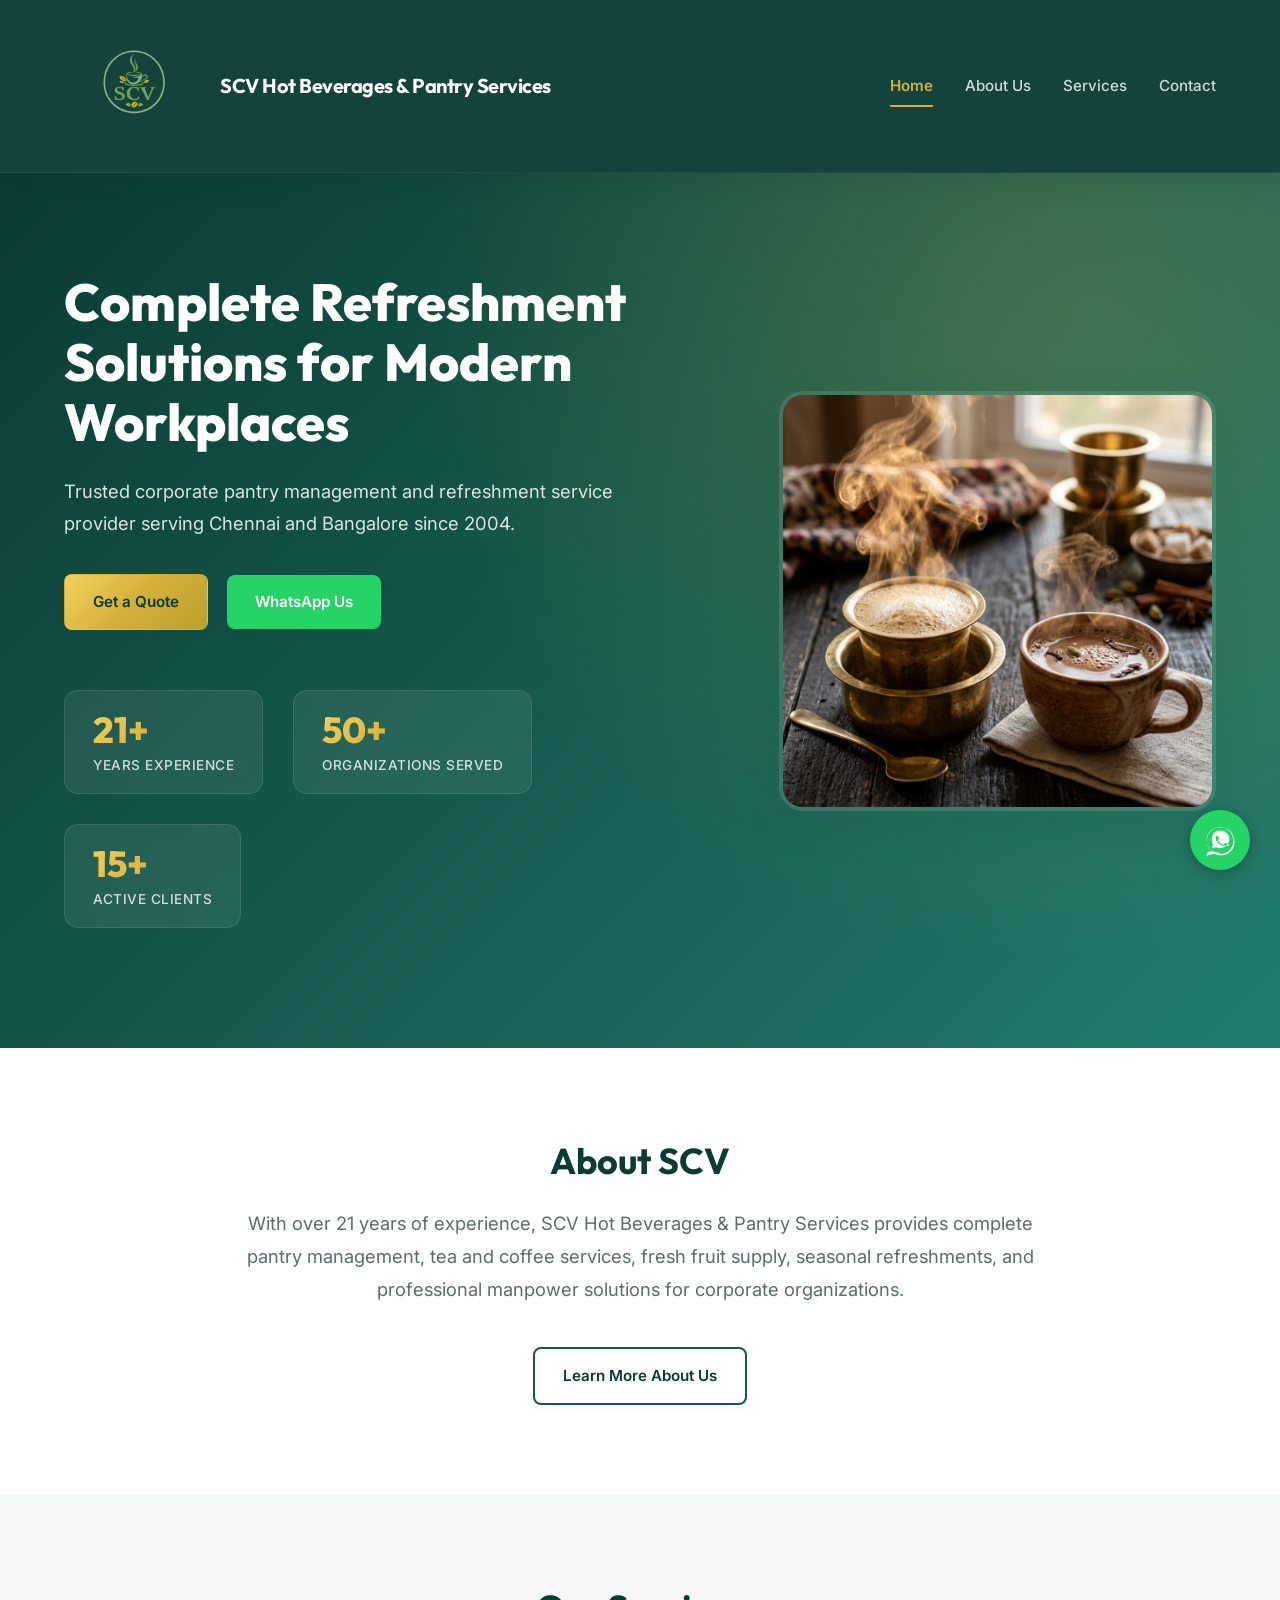
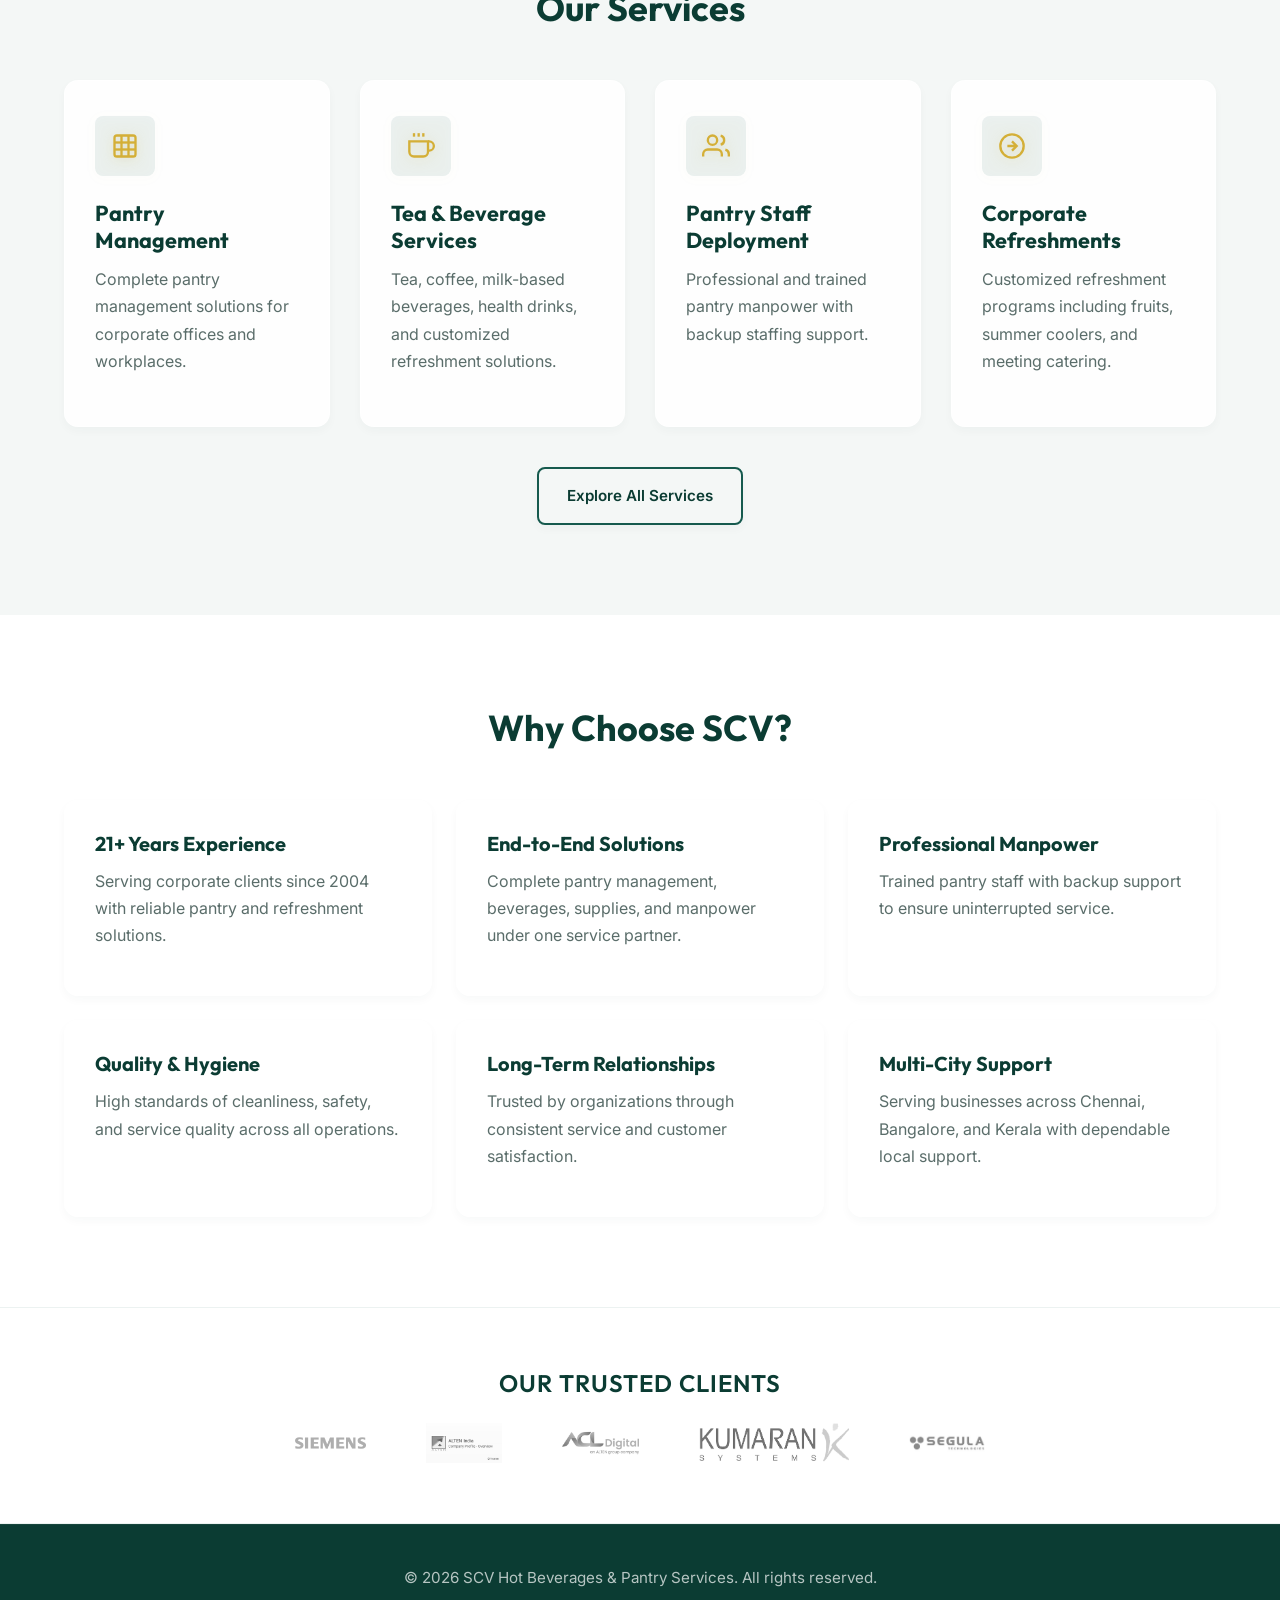
<file: SCV-WEBSITE/index.html>
<!DOCTYPE html>
<html lang="en">

<head>
    <meta charset="UTF-8">
    <meta name="viewport" content="width=device-width, initial-scale=1.0">
    <title>SCV Hot Beverages & Pantry Services - Corporate Pantry Solutions</title>
    <meta name="description"
        content="Trusted corporate pantry management and refreshment service provider serving Chennai and Bangalore since 2004. Get complete beverage & staffing support.">
    <meta name="keywords"
        content="corporate pantry services, office beverages, coffee supply Chennai, pantry management Bangalore, office tea service,hot beverages suppy,tea/coffe supply,">

    <!-- CSS File -->
    <link rel="stylesheet" href="css/style.css">
</head>

<body>
    <!-- 
      CHANGES MADE TO THIS FILE (INDEX.HTML):
      - SEO & METADATA: Added page keywords, descriptive summaries, and proper responsive settings in head.
      - NAV/HEADER: Added active state indicator highlights to navigation links.
      - HERO SECTION: Overhauled the layout, replaced coffee emoji placeholder with generated breakroom banner (hero_main.png), and converted CTA button elements to anchor tags.
      - SVGs INTEGRATION: Replaced plain emojis with crisp vector SVGs inside the service preview grids.
      - REMOVED REDIRECTIONS: Replaced direct external WhatsApp link with placeholder '#' per client instruction.
    -->

    <!-- Header Section -->
    <header>
        <div class="navbar">
            <div class="logo">
                <img src="images/logo/logo1.png" alt="SCV Logo">
                <span>SCV Hot Beverages & Pantry Services</span>
            </div>
            <button id="menu-btn" aria-label="Toggle Navigation" aria-expanded="false">☰</button>
            <nav id="nav-menu">
                <a href="index.html" class="active">Home</a>
                <a href="about.html">About Us</a>
                <a href="services.html">Services</a>
                <a href="contact.html">Contact</a>
            </nav>
        </div>
    </header>

    <!-- Hero Section -->
    <section class="hero">
        <div class="container">
            <div class="hero-content">
                <div class="hero-text">
                    <h2>Complete Refreshment Solutions for Modern Workplaces</h2>
                    <p>
                        Trusted corporate pantry management and refreshment
                        service provider serving Chennai and Bangalore
                        since 2004.
                    </p>
                    <a href="contact.html" class="btn btn-primary" id="hero-quote-btn">Get a Quote</a>
                    <a href="#" class="btn btn-whatsapp" id="hero-whatsapp-btn">WhatsApp Us</a>

                    <div class="hero-stats">
                        <div>
                            <h3>21+</h3>
                            <p>Years Experience</p>
                        </div>
                        <div>
                            <h3>50+</h3>
                            <p>Organizations Served</p>
                        </div>
                        <div>
                            <h3>15+</h3>
                            <p>Active Clients</p>
                        </div>
                    </div>
                </div>
                <div class="hero-image">
                    <img src="images/hero/hero_main.png" alt="Corporate Breakroom Pantry Counter">
                </div>
            </div>
        </div>
    </section>

    <!-- About Preview Section -->
    <section class="about-preview">
        <div class="container">
            <div class="about-preview-content">
                <h2>About SCV</h2>
                <p>
                    With over 21 years of experience, SCV Hot Beverages & Pantry
                    Services provides complete pantry management, tea and coffee
                    services, fresh fruit supply, seasonal refreshments, and
                    professional manpower solutions for corporate organizations.
                </p>
                <a href="about.html" class="btn btn-outline" style="margin-top: 25px;">Learn More About Us</a>
            </div>
        </div>
    </section>

    <!-- Services Preview -->
    <section class="services">
        <div class="container">
            <h2>Our Services</h2>
            <div class="service-container">
                <div class="service-card">
                    <div class="card-icon">
                        <svg width="28" height="28" fill="none" stroke="currentColor" stroke-width="2"
                            viewBox="0 0 24 24">
                            <rect x="3" y="3" width="18" height="18" rx="2" ry="2"></rect>
                            <line x1="9" y1="3" x2="9" y2="21"></line>
                            <line x1="15" y1="3" x2="15" y2="21"></line>
                            <line x1="3" y1="9" x2="21" y2="9"></line>
                            <line x1="3" y1="15" x2="21" y2="15"></line>
                        </svg>
                    </div>
                    <h3>Pantry Management</h3>
                    <p>Complete pantry management solutions for corporate offices and workplaces.</p>
                </div>

                <div class="service-card">
                    <div class="card-icon">
                        <svg width="28" height="28" fill="none" stroke="currentColor" stroke-width="2"
                            viewBox="0 0 24 24">
                            <path d="M18 8h1a4 4 0 0 1 0 8h-1"></path>
                            <path d="M2 8h16v9a4 4 0 0 1-4 4H6a4 4 0 0 1-4-4V8z"></path>
                            <line x1="6" y1="1" x2="6" y2="4"></line>
                            <line x1="10" y1="1" x2="10" y2="4"></line>
                            <line x1="14" y1="1" x2="14" y2="4"></line>
                        </svg>
                    </div>
                    <h3>Tea & Beverage Services</h3>
                    <p>Tea, coffee, milk-based beverages, health drinks, and customized refreshment solutions.</p>
                </div>

                <div class="service-card">
                    <div class="card-icon">
                        <svg width="28" height="28" fill="none" stroke="currentColor" stroke-width="2"
                            viewBox="0 0 24 24">
                            <path d="M17 21v-2a4 4 0 0 0-4-4H5a4 4 0 0 0-4 4v2"></path>
                            <circle cx="9" cy="7" r="4"></circle>
                            <path d="M23 21v-2a4 4 0 0 0-3-3.87"></path>
                            <path d="M16 3.13a4 4 0 0 1 0 7.75"></path>
                        </svg>
                    </div>
                    <h3>Pantry Staff Deployment</h3>
                    <p>Professional and trained pantry manpower with backup staffing support.</p>
                </div>

                <div class="service-card">
                    <div class="card-icon">
                        <svg width="28" height="28" fill="none" stroke="currentColor" stroke-width="2"
                            viewBox="0 0 24 24">
                            <circle cx="12" cy="12" r="10"></circle>
                            <path d="M12 8l4 4-4 4M8 12h8"></path>
                        </svg>
                    </div>
                    <h3>Corporate Refreshments</h3>
                    <p>Customized refreshment programs including fruits, summer coolers, and meeting catering.</p>
                </div>
            </div>
            <div class="text-center" style="margin-top: 40px;">
                <a href="services.html" class="btn btn-outline">Explore All Services</a>
            </div>
        </div>
    </section>

    <!-- Why Choose Us -->
    <section class="why-choose-us">
        <div class="container">
            <h2>Why Choose SCV?</h2>
            <div class="why-container">
                <div class="why-card">
                    <h3>21+ Years Experience</h3>
                    <p>Serving corporate clients since 2004 with reliable pantry and refreshment solutions.</p>
                </div>

                <div class="why-card">
                    <h3>End-to-End Solutions</h3>
                    <p>Complete pantry management, beverages, supplies, and manpower under one service partner.</p>
                </div>

                <div class="why-card">
                    <h3>Professional Manpower</h3>
                    <p>Trained pantry staff with backup support to ensure uninterrupted service.</p>
                </div>

                <div class="why-card">
                    <h3>Quality & Hygiene</h3>
                    <p>High standards of cleanliness, safety, and service quality across all operations.</p>
                </div>

                <div class="why-card">
                    <h3>Long-Term Relationships</h3>
                    <p>Trusted by organizations through consistent service and customer satisfaction.</p>
                </div>

                <div class="why-card">
                    <h3>Multi-City Support</h3>
                    <p>Serving businesses across Chennai, Bangalore, and Kerala with dependable local support.</p>
                </div>
            </div>
        </div>
    </section>

    <!-- Trusted Clients Section -->
    <section class="trusted-clients">
        <div class="container">
            <h2>Our Trusted Clients</h2>
            <div class="client-logos-container">
                <div class="client-logo-item">
                    <img src="images/clients/siemens.png" alt="Siemens">
                </div>
                <div class="client-logo-item">
                    <img src="images/clients/alten.png" alt="Alten India">
                </div>
                <div class="client-logo-item">
                    <img src="images/clients/acl.png" alt="Alten Calsoft">
                </div>
                <div class="client-logo-item">
                    <img src="images/clients/kumaran.png" alt="Kumaran">
                </div>
                <div class="client-logo-item">
                    <img src="images/clients/segula.png" alt="Segula">
                </div>
                <!-- Reconnected but hidden client logos -->
                <div class="client-logo-item hidden-logo">
                    <img src="images/clients/garuda.png" alt="Garuda">
                </div>
                <div class="client-logo-item hidden-logo">
                    <img src="images/clients/superops.png" alt="Superops">
                </div>
                <div class="client-logo-item hidden-logo">
                    <img src="images/clients/tiger.png" alt="Tiger">
                </div>
            </div>
        </div>
    </section>

    <!-- Footer -->
    <footer>
        <div class="container">
            <p>© 2026 SCV Hot Beverages & Pantry Services. All rights reserved.</p>
        </div>
    </footer>

    <!-- Floating WhatsApp Button -->
    <a href="#" class="btn-whatsapp whatsapp-float" aria-label="Chat on WhatsApp">
        <svg xmlns="http://www.w3.org/2000/svg" viewBox="0 0 448 512">
            <path
                d="M92.1 254.6c0 24.9 7 49.2 20.2 70.1l-3.1 18.6-21.1 50.1 52.8-13.8 17.2-10.3c19.7 11.6 42.4 17.8 65.8 17.8 82.5 0 149.6-67.1 149.6-149.6S301.3 105 218.8 105c-82.6 0-126.7 67-126.7 149.6zm229.3 75.8c-3.2 8.8-15.7 16.2-26.6 18.8-7.5 1.8-17.3 3.2-51.2-10.8-43.2-17.9-71.1-61.9-73.3-64.8-2.1-2.9-17.3-22.9-17.3-43.8 0-20.8 10.9-31 14.8-35.1 3.9-4.1 8.5-5.1 11.4-5.1 2.9 0 5.7.1 8.1.1 2.5 0 5.8-.9 9.1 7.2 3.3 8.1 11.4 27.9 12.4 29.9 1 2 1.6 4.3.3 6.9-1.3 2.6-3 4.3-5.9 7.6-2.9 3.3-6.2 7.4-8.8 9.9-2.9 2.9-6 6.1-2.6 12 3.4 5.9 15.2 25.1 32.7 40.7 22.5 20.1 41.5 26.3 47.3 29.2 5.9 2.9 9.3 2.5 12.8-1.5 3.4-3.9 14.8-17.2 18.8-23.2 3.9-5.9 7.8-5 13.2-3 5.4 2 34.2 16.1 40.1 19.1 5.9 2.9 9.8 4.3 11.3 6.9 1.4 2.6 1.4 15-.9 23.8zM224 56C108 56 14 150 14 266c-1.1 44.5 12.3 87.7 38 123.8L5 507l120.7-31.7C160.2 491.7 202.9 501 246 501c116 0 210-94 210-210C456 150 362 56 224 56zm0 409c-40.2 0-79.6-10.8-113.8-31.2l-8.2-4.9-71.6 18.8 19.1-69.8-5.4-8.6c-22.4-35.6-34.3-77.1-34.3-120C10 149.2 106 53.2 224 53.2c118 0 214 96 214 213.8 0 117.8-96 213.8-214 213.8z" />
        </svg>
    </a>

    <script src="js/script.js"></script>
</body>

</html>
</file>
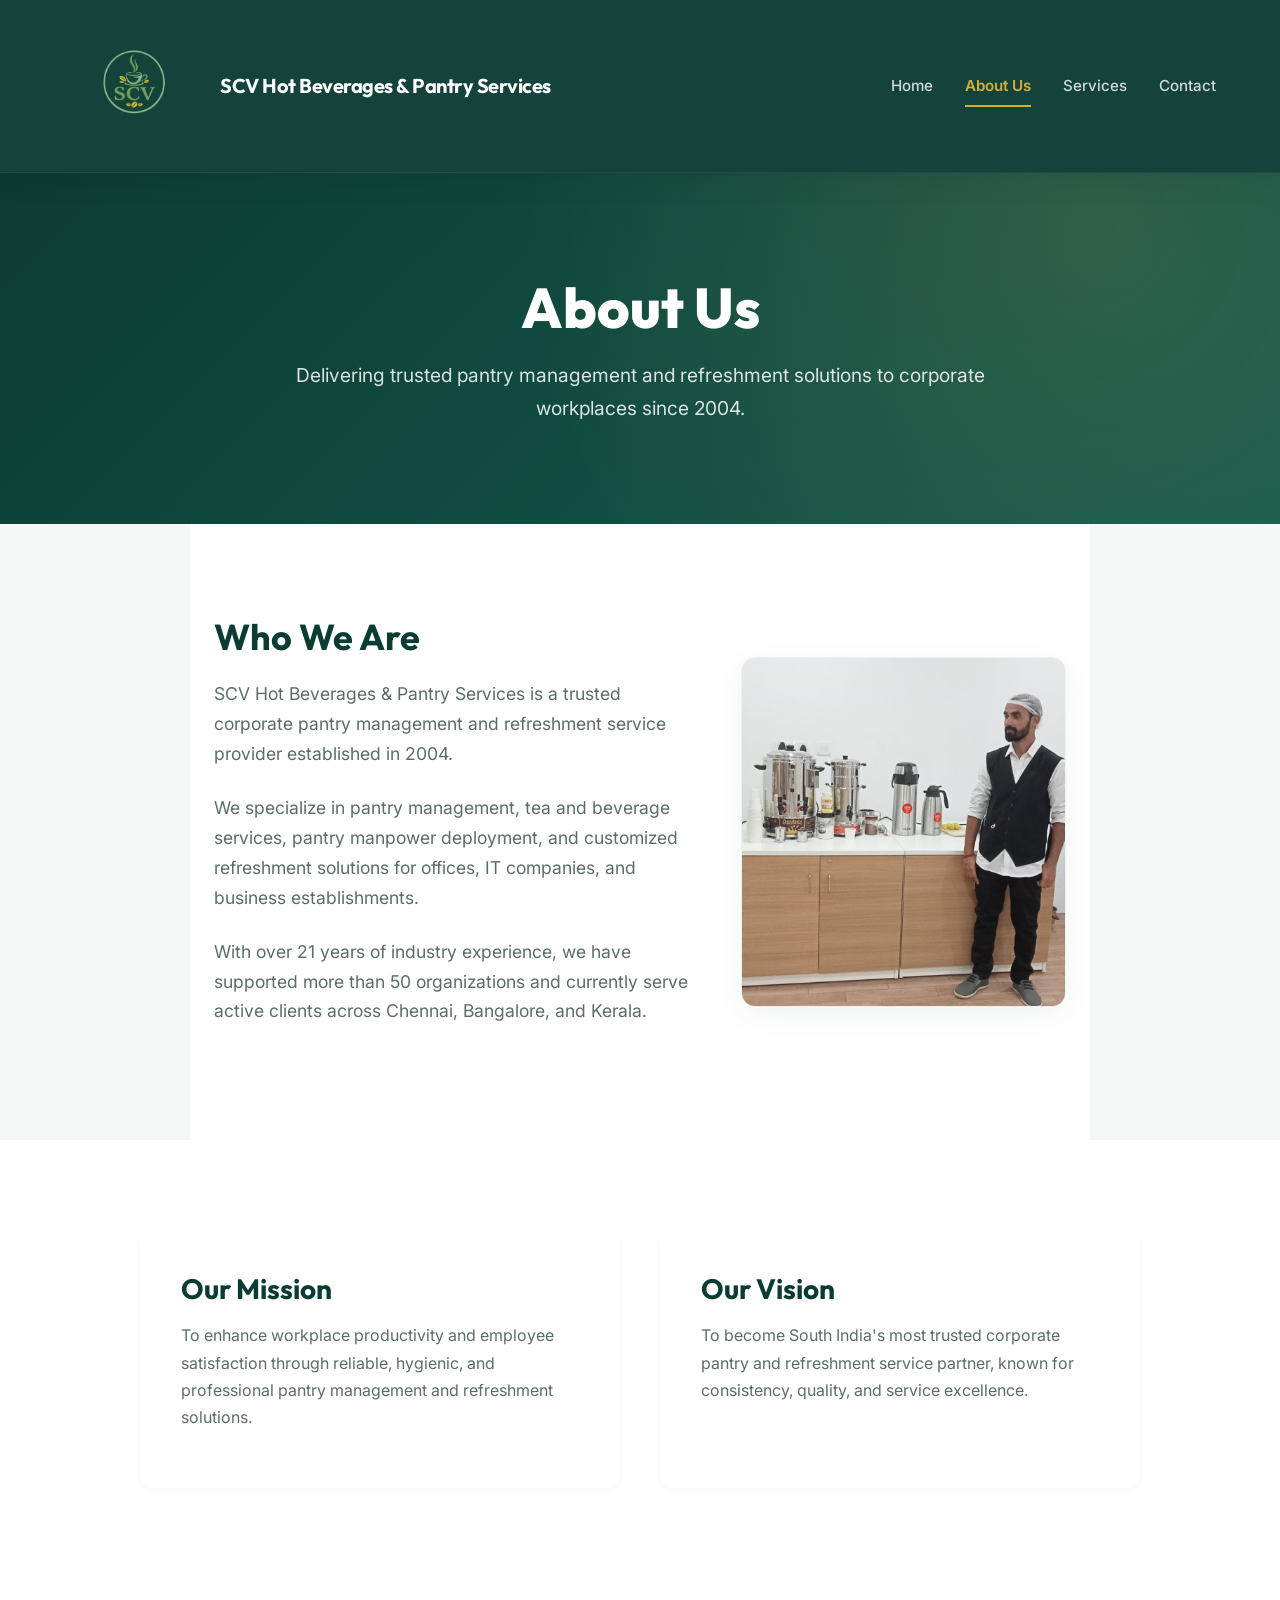
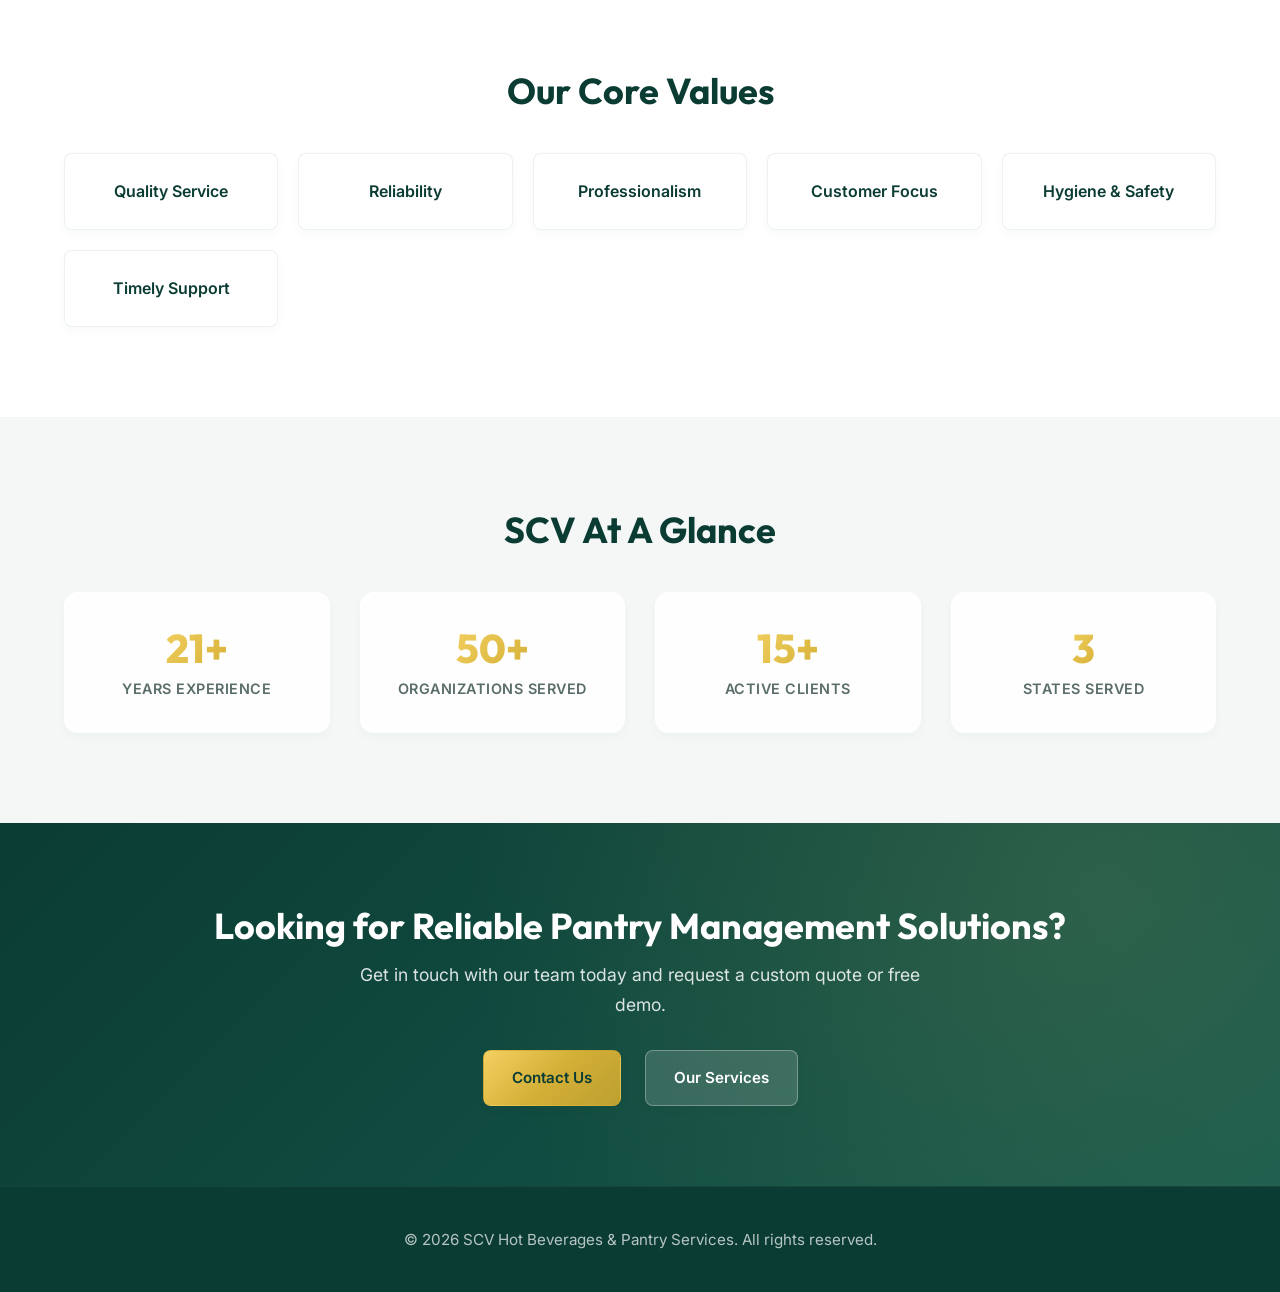
<file: SCV-WEBSITE/about.html>
<!DOCTYPE html>
<html lang="en">
<head>
    <meta charset="UTF-8">
    <meta name="viewport" content="width=device-width, initial-scale=1.0">
    <title>About Us | SCV Hot Beverages & Pantry Services</title>
    <meta name="description" content="Established in 2004, SCV Hot Beverages & Pantry Services has over 21 years of experience in offering corporate pantry management and refreshment solutions.">
    <meta name="keywords" content="about corporate pantry company, Sivakumar K founder, pantry services history Chennai, pantry services Bangalore">
    
    <!-- CSS File -->
    <link rel="stylesheet" href="css/style.css">
</head>
<body>
    <!-- 
      CHANGES MADE TO THIS FILE (ABOUT.HTML):
      - SEO & HEADERS: Configured page keywords and description tags. Highlighted the active 'About Us' link in navigation header.
      - OVERVIEW SECTION: Redesigned as a responsive flex layout split between the corporate overview copy and a newly generated visual asset (pantry_management.png).
      - CARDS & GRIDS: Wrapped Mission/Vision in styled container cards and set up a modern responsive grid for stats and values.
    -->

    <!-- Header Section -->
    <header>
        <div class="navbar">
            <div class="logo">
                <img src="images/logo/logo1.png" alt="SCV Logo">
                <span>SCV Hot Beverages & Pantry Services</span>
            </div>
            <button id="menu-btn" aria-label="Toggle Navigation" aria-expanded="false">☰</button>
            <nav id="nav-menu">
                <a href="index.html">Home</a>
                <a href="about.html" class="active">About Us</a>
                <a href="services.html">Services</a>
                <a href="contact.html">Contact</a>
            </nav>
        </div>
    </header>

    <!-- Hero Section -->
    <section class="about-hero">
        <div class="container">
            <h1>About Us</h1>
            <p>
                Delivering trusted pantry management and refreshment
                solutions to corporate workplaces since 2004.
            </p>
        </div>
    </section>

    <!-- Company Overview -->
    <section class="company-overview">
        <div class="container">
            <div style="display: flex; gap: 40px; align-items: center; justify-content: space-between; flex-wrap: wrap; text-align: left;">
                <div style="flex: 1.2; min-width: 320px;">
                    <h2 style="text-align: left; margin-bottom: 20px;">Who We Are</h2>
                    <p>
                        SCV Hot Beverages & Pantry Services is a trusted corporate
                        pantry management and refreshment service provider established
                        in 2004.
                    </p>
                    <p>
                        We specialize in pantry management, tea and beverage services,
                        pantry manpower deployment, and customized refreshment solutions
                        for offices, IT companies, and business establishments.
                    </p>
                    <p>
                        With over 21 years of industry experience, we have supported
                        more than 50 organizations and currently serve active clients
                        across Chennai, Bangalore, and Kerala.
                    </p>
                </div>
                <div style="flex: 0.8; min-width: 300px; display: flex; justify-content: center;">
                    <img src="images/services/pantry_management.png" alt="Corporate Pantry Management" style="border-radius: var(--border-radius-md); box-shadow: var(--shadow-md); border: var(--border-light); width: 100%; max-height: 350px; object-fit: cover;">
                </div>
            </div>
        </div>
    </section>

    <!-- Mission & Vision -->
    <section class="mission-vision">
        <div class="container">
            <div class="mission-vision-container">
                <div class="mv-card">
                    <h2>Our Mission</h2>
                    <p>
                        To enhance workplace productivity and employee satisfaction
                        through reliable, hygienic, and professional pantry management and refreshment solutions.
                    </p>
                </div>

                <div class="mv-card">
                    <h2>Our Vision</h2>
                    <p>
                        To become South India's most trusted corporate pantry and
                        refreshment service partner, known for consistency, quality, and service excellence.
                    </p>
                </div>
            </div>
        </div>
    </section>

    <!-- Core Values -->
    <section class="core-values">
        <div class="container">
            <h2>Our Core Values</h2>
            <div class="values-container">
                <div class="value-card">Quality Service</div>
                <div class="value-card">Reliability</div>
                <div class="value-card">Professionalism</div>
                <div class="value-card">Customer Focus</div>
                <div class="value-card">Hygiene & Safety</div>
                <div class="value-card">Timely Support</div>
            </div>
        </div>
    </section>

    <!-- Stats Section -->
    <section class="company-stats">
        <div class="container">
            <h2>SCV At A Glance</h2>
            <div class="stats-container">
                <div class="stat-card">
                    <h3>21+</h3>
                    <p>Years Experience</p>
                </div>

                <div class="stat-card">
                    <h3>50+</h3>
                    <p>Organizations Served</p>
                </div>

                <div class="stat-card">
                    <h3>15+</h3>
                    <p>Active Clients</p>
                </div>

                <div class="stat-card">
                    <h3>3</h3>
                    <p>States Served</p>
                </div>
            </div>
        </div>
    </section>

    <!-- Call to Action -->
    <section class="about-cta">
        <div class="container">
            <h2>Looking for Reliable Pantry Management Solutions?</h2>
            <p>Get in touch with our team today and request a custom quote or free demo.</p>
            <a href="contact.html" class="btn btn-primary">Contact Us</a>
            <a href="services.html" class="btn btn-secondary">Our Services</a>
        </div>
    </section>

    <!-- Footer -->
    <footer>
        <div class="container">
            <p>© 2026 SCV Hot Beverages & Pantry Services. All rights reserved.</p>
        </div>
    </footer>

    <script src="js/script.js"></script>
</body>
</html>
</file>
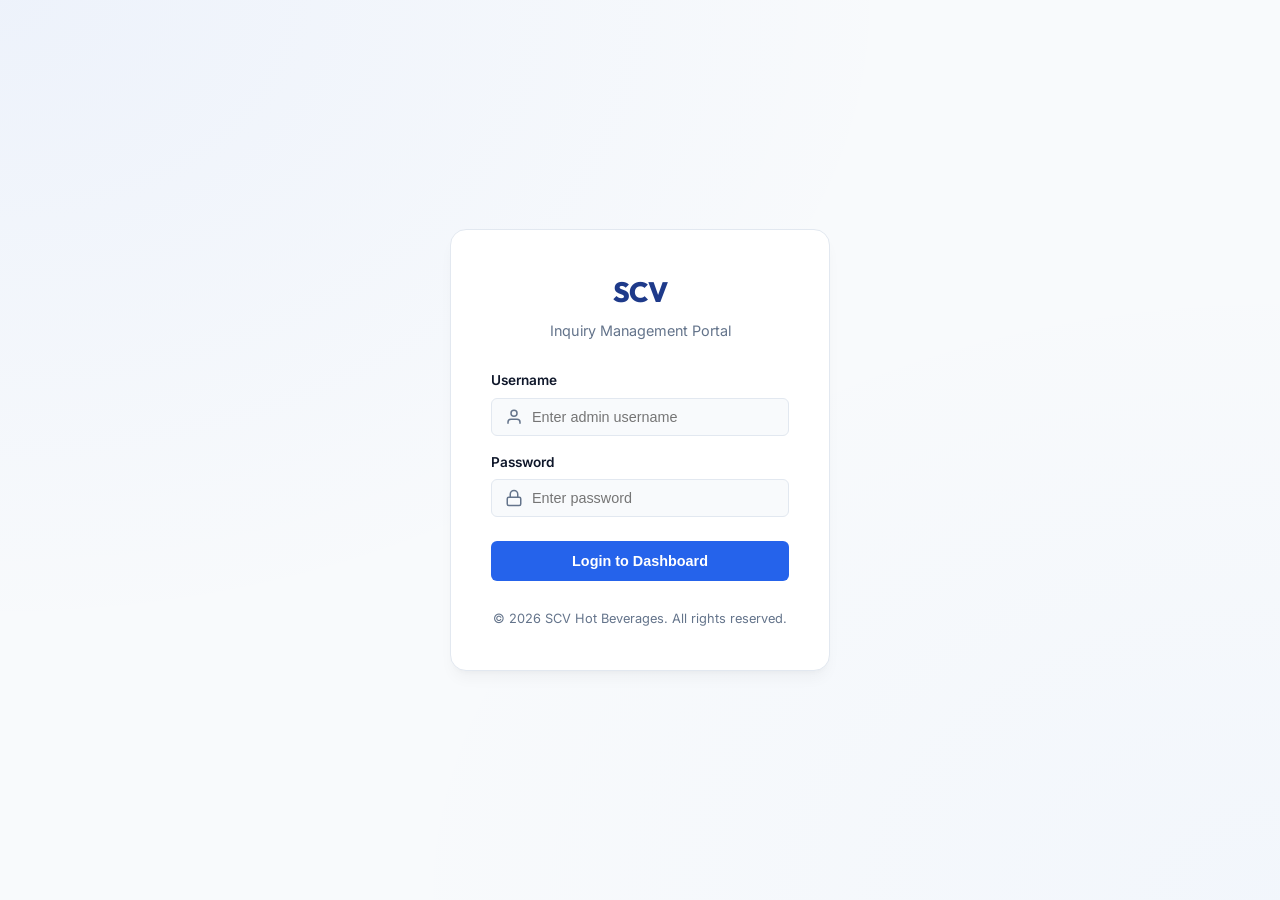
<file: SCV-WEBSITE/admin-login.html>
<!DOCTYPE html>
<html lang="en">
<head>
    <meta charset="UTF-8">
    <meta name="viewport" content="width=device-width, initial-scale=1.0">
    <title>Admin Login | SCV Hot Beverages</title>
    <!-- Stylesheet -->
    <link rel="stylesheet" href="css/admin.css">
</head>
<body class="login-page">

    <!-- Login Centered Container -->
    <div class="login-wrapper">
        <div class="login-card">
            <div class="login-brand">
                <h2>SCV</h2>
                <p>Inquiry Management Portal</p>
            </div>
            
            <div class="login-form">
                <div class="form-group">
                    <label for="username">Username</label>
                    <div class="input-icon-wrapper">
                        <!-- User SVG Icon -->
                        <span class="input-icon">
                            <svg width="18" height="18" viewBox="0 0 24 24" fill="none" stroke="currentColor" stroke-width="2">
                                <path d="M20 21v-2a4 4 0 0 0-4-4H8a4 4 0 0 0-4 4v2"></path>
                                <circle cx="12" cy="7" r="4"></circle>
                            </svg>
                        </span>
                        <input type="text" id="username" class="search-input" style="padding-left: 40px;" placeholder="Enter admin username" required>
                    </div>
                </div>

                <div class="form-group" style="margin-top: 16px;">
                    <label for="password">Password</label>
                    <div class="input-icon-wrapper">
                        <!-- Lock SVG Icon -->
                        <span class="input-icon">
                            <svg width="18" height="18" viewBox="0 0 24 24" fill="none" stroke="currentColor" stroke-width="2">
                                <rect x="3" y="11" width="18" height="11" rx="2" ry="2"></rect>
                                <path d="M7 11V7a5 5 0 0 1 10 0v4"></path>
                            </svg>
                        </span>
                        <input type="password" id="password" class="search-input" style="padding-left: 40px;" placeholder="Enter password" required>
                    </div>
                </div>

                <button onclick="login()" class="btn-primary" style="width: 100%; margin-top: 24px; padding: 12px;">Login to Dashboard</button>
            </div>
            
            <div class="login-footer">
                <p>&copy; 2026 SCV Hot Beverages. All rights reserved.</p>
            </div>
        </div>
    </div>

    <!-- Login JS File -->
    <script src="Login.js"></script>

</body>
</html>
</file>
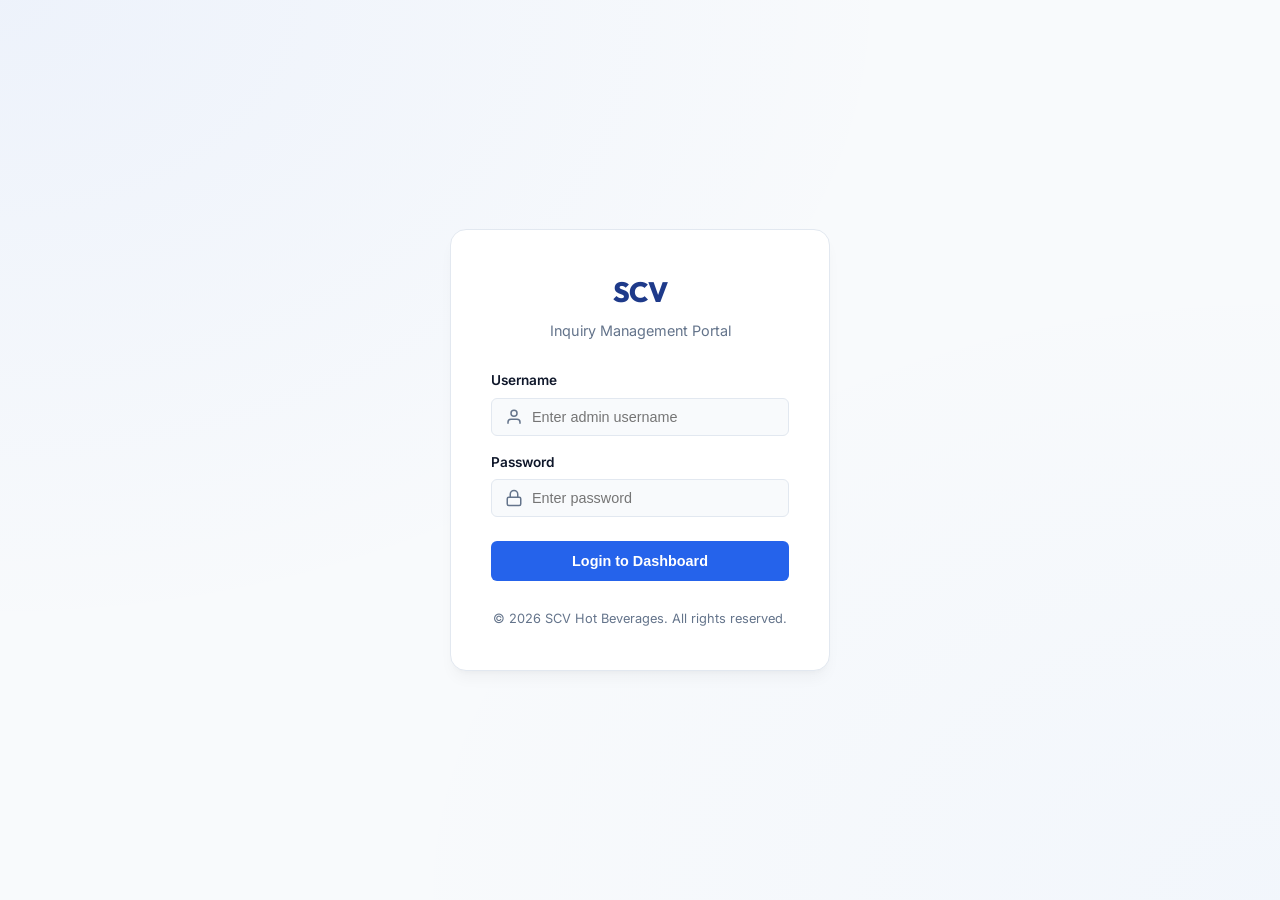
<file: SCV-WEBSITE/admin.html>
<!DOCTYPE html>
<html lang="en">
<head>
    <meta charset="UTF-8">
    <meta name="viewport" content="width=device-width, initial-scale=1.0">
    <title>SCV Inquiry Management Dashboard</title>
    <!-- Stylesheet -->
    <link rel="stylesheet" href="css/admin.css">
</head>
<body>

    <!-- Header Section -->
    <header>
        <h1>SCV <span>Inquiry Management Dashboard</span></h1>
        <div class="header-actions">
            <a href="index.html" class="btn-secondary">View Website</a>
            <button onclick="logout()" class="btn-logout">Logout</button>
        </div>
    </header>

    <!-- Main Container -->
    <main class="dashboard-container">
        
        <!-- Statistics Section -->
        <section class="stats-grid" id="stats-section">
            <div class="stat-card total">
                <div class="stat-title">Total Inquiries</div>
                <div class="stat-value" id="stat-total">0</div>
            </div>
            <div class="stat-card new">
                <div class="stat-title">New Inquiries</div>
                <div class="stat-value" id="stat-new">0</div>
            </div>
            <div class="stat-card contacted">
                <div class="stat-title">Contacted</div>
                <div class="stat-value" id="stat-contacted">0</div>
            </div>
            <div class="stat-card inprogress">
                <div class="stat-title">In Progress</div>
                <div class="stat-value" id="stat-inprogress">0</div>
            </div>
            <div class="stat-card completed">
                <div class="stat-title">Completed</div>
                <div class="stat-value" id="stat-completed">0</div>
            </div>
        </section>

        <!-- Search & Filter Controls -->
        <section class="controls-card">
            <div class="controls-grid">
                <div class="search-wrapper">
                    <!-- Search Icon SVG -->
                    <span class="search-icon">
                        <svg width="18" height="18" viewBox="0 0 24 24" fill="none" stroke="currentColor" stroke-width="2">
                            <circle cx="11" cy="11" r="8"></circle>
                            <line x1="21" y1="21" x2="16.65" y2="16.65"></line>
                        </svg>
                    </span>
                    <input type="text" id="search-input" class="search-input" placeholder="Search by name, company, or phone...">
                </div>

                <div class="filter-group">
                    <label for="status-filter">Status:</label>
                    <select id="status-filter" class="select-input">
                        <option value="ALL">All Statuses</option>
                        <option value="NEW">New</option>
                        <option value="CONTACTED">Contacted</option>
                        <option value="IN_PROGRESS">In Progress</option>
                        <option value="COMPLETED">Completed</option>
                    </select>
                </div>

                <div class="filter-group">
                    <label for="page-size">Show:</label>
                    <select id="page-size" class="select-input" style="min-width: 80px;">
                        <option value="10">10</option>
                        <option value="25">25</option>
                        <option value="50">50</option>
                    </select>
                </div>

                <button class="btn-primary" id="btn-search">Apply Filters</button>
            </div>
        </section>

        <!-- Inquiry Table Card -->
        <section class="table-card">
            <div class="table-responsive">
                <table id="inquiryTable">
                    <thead>
                        <tr>
                            <th>ID</th>
                            <th>Date</th>
                            <th>Name</th>
                            <th>Company</th>
                            <th>Phone</th>
                            <th>Email</th>
                            <th>Status</th>
                            <th>Actions</th>
                        </tr>
                    </thead>
                    <tbody id="inquiryTableBody">
                        <!-- Content populated dynamically via JavaScript -->
                    </tbody>
                </table>
            </div>

            <!-- Loader State -->
            <div id="table-loader" class="table-loader" style="display: none;">
                <div class="spinner"></div>
                <p>Fetching inquiries from server...</p>
            </div>

            <!-- Empty State -->
            <div id="table-empty" class="table-empty" style="display: none;">
                <p>No inquiries found matching the criteria.</p>
            </div>

            <!-- Pagination Footer -->
            <div class="pagination-footer">
                <div class="pagination-info" id="pagination-info">
                    Showing 0 to 0 of 0 inquiries
                </div>
                <div class="pagination-controls" id="pagination-controls">
                    <!-- Pagination buttons populated dynamically -->
                </div>
            </div>
        </section>

    </main>

    <!-- Toast Container for Notifications -->
    <div class="toast-container" id="toast-container"></div>

    <!-- View Details Modal -->
    <div class="modal-overlay" id="details-modal">
        <div class="modal-content">
            <div class="modal-header">
                <h2>Inquiry Details</h2>
                <button class="modal-close" onclick="closeModal('details-modal')">&times;</button>
            </div>
            <div class="modal-body">
                <div class="details-grid">
                    <div>
                        <div class="detail-label">Inquiry ID</div>
                        <div class="detail-value" id="detail-id">-</div>
                    </div>
                    <div>
                        <div class="detail-label">Created Date</div>
                        <div class="detail-value" id="detail-date">-</div>
                    </div>
                    <div>
                        <div class="detail-label">Customer Name</div>
                        <div class="detail-value" id="detail-name">-</div>
                    </div>
                    <div>
                        <div class="detail-label">Company Name</div>
                        <div class="detail-value" id="detail-company">-</div>
                    </div>
                    <div>
                        <div class="detail-label">Phone Number</div>
                        <div class="detail-value" id="detail-phone">-</div>
                    </div>
                    <div>
                        <div class="detail-label">Email Address</div>
                        <div class="detail-value" id="detail-email">-</div>
                    </div>
                    <div>
                        <div class="detail-label">Current Status</div>
                        <div class="detail-value" id="detail-status">-</div>
                    </div>
                    <div class="details-full-width">
                        <div class="detail-label">Requirements Summary</div>
                        <div class="requirements-box" id="detail-requirements">-</div>
                    </div>
                </div>
            </div>
            <div class="modal-footer">
                <button class="btn-cancel" onclick="closeModal('details-modal')">Close</button>
            </div>
        </div>
    </div>

    <!-- Delete Confirmation Modal -->
    <div class="modal-overlay" id="delete-modal">
        <div class="modal-content confirm-delete">
            <div class="confirm-delete-icon">
                <!-- Alert icon SVG -->
                <svg width="32" height="32" viewBox="0 0 24 24" fill="none" stroke="currentColor" stroke-width="2">
                    <path d="M10.29 3.86L1.82 18a2 2 0 0 0 1.71 3h16.94a2 2 0 0 0 1.71-3L13.71 3.86a2 2 0 0 0-3.42 0z"></path>
                    <line x1="12" y1="9" x2="12" y2="13"></line>
                    <line x1="12" y1="17" x2="12.01" y2="17"></line>
                </svg>
            </div>
            <div class="confirm-delete-title">Delete Inquiry?</div>
            <div class="confirm-delete-message">
                Are you sure you want to delete the inquiry from <strong id="delete-confirm-name"></strong>? This action is permanent and cannot be undone.
            </div>
            <div class="modal-footer" style="justify-content: center;">
                <button class="btn-cancel" onclick="closeModal('delete-modal')">Cancel</button>
                <button class="btn-danger" id="btn-confirm-delete">Yes, Delete</button>
            </div>
        </div>
    </div>
    <script>
        if(localStorage.getItem("loggedIn") !== "true") {
            window.location.href = "admin-login.html";
        }

        function logout() {
            localStorage.removeItem("loggedIn");
            localStorage.removeItem("username");
            window.location.href = "admin-login.html";
        }
    </script>

    <script src="js/admin.js"></script>
</body>
</html>
</file>
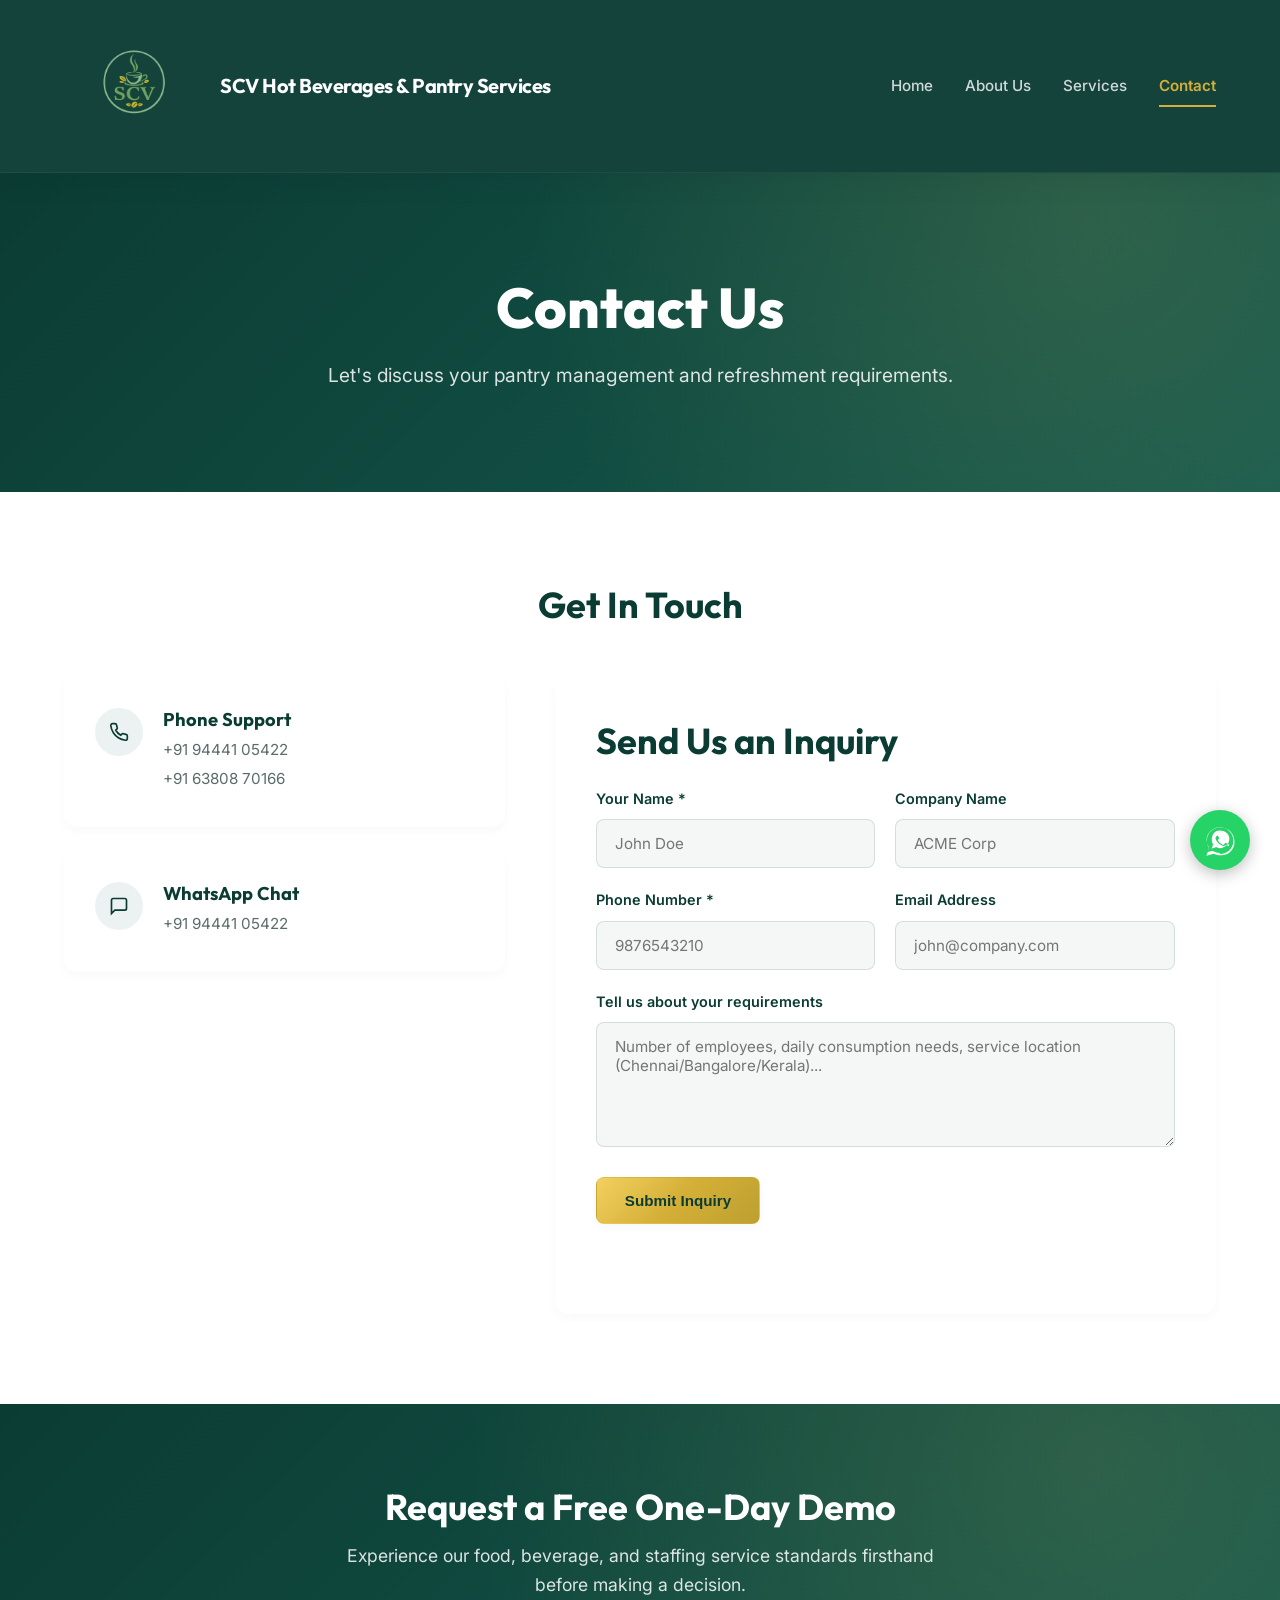
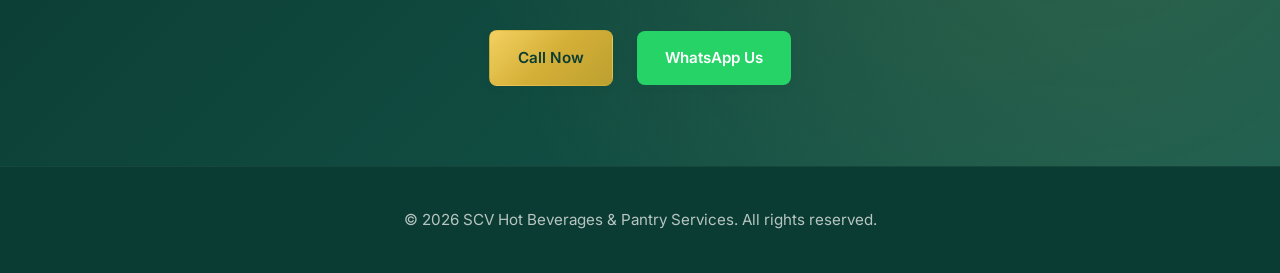
<file: SCV-WEBSITE/contact.html>
<!DOCTYPE html>
<html lang="en">
<head>
    <meta charset="UTF-8">
    <meta name="viewport" content="width=device-width, initial-scale=1.0">
    <title>Contact Us | SCV Hot Beverages & Pantry Services</title>
    <meta name="description" content="Get in touch with SCV Hot Beverages & Pantry Services. Call, email, or message us to discuss your corporate pantry management and hot beverage requirements.">
    <meta name="keywords" content="contact office pantry provider, pantry service phone number, corporate catering Chennai, office coffee quote">
    
    <!-- CSS File -->
    <link rel="stylesheet" href="css/style.css">
</head>
<body>
    <!-- 
      CHANGES MADE TO THIS FILE (CONTACT.HTML):
      - TWO-COLUMN GRID: Structured a side-by-side grid showing Contact Info cards on the left and the Inquiry Form on the right.
      - FORM FIELD STYLING: Refined the form layout, added labels, grouped fields, and styled focus glow borders in CSS.
      - SVG INTEGRATION: Replaced emojis with clean, custom inline SVGs in contact channel cards.
      - LINK REMOVAL: Removed direct external link handlers (tel, mailto, and wa.me redirections) as requested.
    -->

    <!-- Header Section -->
    <header>
        <div class="navbar">
            <div class="logo">
                <img src="images/logo/logo1.png" alt="SCV Logo">
                <span>SCV Hot Beverages & Pantry Services</span>
            </div>
            <button id="menu-btn" aria-label="Toggle Navigation" aria-expanded="false">☰</button>
            <nav id="nav-menu">
                <a href="index.html">Home</a>
                <a href="about.html">About Us</a>
                <a href="services.html">Services</a>
                <a href="contact.html" class="active">Contact</a>
            </nav>
        </div>
    </header>

    <!-- Hero Section -->
    <section class="contact-hero">
        <div class="container">
            <h1>Contact Us</h1>
            <p>Let's discuss your pantry management and refreshment requirements.</p>
        </div>
    </section>

    <!-- Contact Content Section -->
    <section class="contact-section">
        <div class="container">
            <h2>Get In Touch</h2>
            <div class="contact-container">
                
                <!-- Contact Information Cards -->
                <div class="contact-info-column">
                    <div class="contact-card">
                        <div class="contact-card-icon">
                            <svg width="20" height="20" fill="none" stroke="currentColor" stroke-width="2" viewBox="0 0 24 24">
                                <path d="M22 16.92v3a2 2 0 0 1-2.18 2 19.79 19.79 0 0 1-8.63-3.07 19.5 19.5 0 0 1-6-6 19.79 19.79 0 0 1-3.07-8.67A2 2 0 0 1 4.11 2h3a2 2 0 0 1 2 1.72 12.84 12.84 0 0 0 .7 2.81 2 2 0 0 1-.45 2.11L8.09 9.91a16 16 0 0 0 6 6l1.27-1.27a2 2 0 0 1 2.11-.45 12.84 12.84 0 0 0 2.81.7A2 2 0 0 1 22 16.92z"></path>
                            </svg>
                        </div>
                        <div class="contact-card-text">
                            <h3>Phone Support</h3>
                            <p>+91 94441 05422</p>
                            <p>+91 63808 70166</p>
                        </div>
                    </div>

                    <div class="contact-card">
                        <div class="contact-card-icon">
                            <svg width="20" height="20" fill="none" stroke="currentColor" stroke-width="2" viewBox="0 0 24 24">
                                <path d="M21 15a2 2 0 0 1-2 2H7l-4 4V5a2 2 0 0 1 2-2h14a2 2 0 0 1 2 2z"></path>
                            </svg>
                        </div>
                        <div class="contact-card-text">
                            <h3>WhatsApp Chat</h3>
                            <p>+91 94441 05422</p>
                        </div>
                    </div>

                    <div class="contact-card">
                        <div class="contact-card-icon">
                            <svg width="20" height="20" fill="none" stroke="currentColor" stroke-width="2" viewBox="0 0 24 24">
                                <path d="M4 4h16c1.1 0 2 .9 2 2v12c0 1.1-.9 2-2 2H4c-1.1 0-2-.9-2-2V6c0-1.1.9-2 2-2z"></path>
                                <polyline points="22,6 12,13 2,6"></polyline>
                            </svg>
                        </div>
                        <div class="contact-card-text">
                            <h3>Email Us</h3>
                            <p>scvcatering.veg@gmail.com</p>
                        </div>
                    </div>

                    <div class="contact-card">
                        <div class="contact-card-icon">
                            <svg width="20" height="20" fill="none" stroke="currentColor" stroke-width="2" viewBox="0 0 24 24">
                                <path d="M21 10c0 7-9 13-9 13s-9-6-9-13a9 9 0 0 1 18 0z"></path>
                                <circle cx="12" cy="10" r="3"></circle>
                            </svg>
                        </div>
                        <div class="contact-card-text">
                            <h3>Office Address</h3>
                            <p>
                                3/66 Dr. Radhakrishnan Salai,<br>
                                Periyar Salai, Palavakkam,<br>
                                Chennai - 600041, Tamil Nadu
                            </p>
                        </div>
                    </div>
                </div>

                <!-- Inquiry Form Section -->
                <div class="contact-form-section">
                    <h2>Send Us an Inquiry</h2>
                    <form class="contact-form" action="#" method="POST" id="inquiry-form">
                        <div class="form-group">
                            <label for="user-name">Your Name *</label>
                            <input type="text" id="user-name" placeholder="John Doe" required>
                        </div>

                        <div class="form-group">
                            <label for="company-name">Company Name</label>
                            <input type="text" id="company-name" placeholder="ACME Corp">
                        </div>

                        <div class="form-group">
                            <label for="phone-number">Phone Number *</label>
                            <input type="tel" id="phone-number" placeholder="9876543210" required>
                        </div>

                        <div class="form-group">
                            <label for="email-address">Email Address</label>
                            <input type="email" id="email-address" placeholder="john@company.com">
                        </div>

                        <div class="form-group full-width">
                            <label for="requirements">Tell us about your requirements</label>
                            <textarea id="requirements" rows="5" placeholder="Number of employees, daily consumption needs, service location (Chennai/Bangalore/Kerala)..."></textarea>
                        </div>

                        <button type="submit" class="btn btn-primary">Submit Inquiry</button>
                    </form>
                </div>

            </div>
        </div>
    </section>

    <!-- CTA Section -->
    <section class="contact-cta">
        <div class="container">
            <h2>Request a Free One-Day Demo</h2>
            <p>Experience our food, beverage, and staffing service standards firsthand before making a decision.</p>
            <a href="#" class="btn btn-primary">Call Now</a>
            <a href="#" class="btn btn-whatsapp">WhatsApp Us</a>
        </div>
    </section>

    <!-- Footer -->
    <footer>
        <div class="container">
            <p>© 2026 SCV Hot Beverages & Pantry Services. All rights reserved.</p>
        </div>
    </footer>

    <!-- Floating WhatsApp Button -->
    <a href="#" class="btn-whatsapp whatsapp-float" aria-label="Chat on WhatsApp">
        <svg xmlns="http://www.w3.org/2000/svg" viewBox="0 0 448 512">
            <path d="M92.1 254.6c0 24.9 7 49.2 20.2 70.1l-3.1 18.6-21.1 50.1 52.8-13.8 17.2-10.3c19.7 11.6 42.4 17.8 65.8 17.8 82.5 0 149.6-67.1 149.6-149.6S301.3 105 218.8 105c-82.6 0-126.7 67-126.7 149.6zm229.3 75.8c-3.2 8.8-15.7 16.2-26.6 18.8-7.5 1.8-17.3 3.2-51.2-10.8-43.2-17.9-71.1-61.9-73.3-64.8-2.1-2.9-17.3-22.9-17.3-43.8 0-20.8 10.9-31 14.8-35.1 3.9-4.1 8.5-5.1 11.4-5.1 2.9 0 5.7.1 8.1.1 2.5 0 5.8-.9 9.1 7.2 3.3 8.1 11.4 27.9 12.4 29.9 1 2 1.6 4.3.3 6.9-1.3 2.6-3 4.3-5.9 7.6-2.9 3.3-6.2 7.4-8.8 9.9-2.9 2.9-6 6.1-2.6 12 3.4 5.9 15.2 25.1 32.7 40.7 22.5 20.1 41.5 26.3 47.3 29.2 5.9 2.9 9.3 2.5 12.8-1.5 3.4-3.9 14.8-17.2 18.8-23.2 3.9-5.9 7.8-5 13.2-3 5.4 2 34.2 16.1 40.1 19.1 5.9 2.9 9.8 4.3 11.3 6.9 1.4 2.6 1.4 15-.9 23.8zM224 56C108 56 14 150 14 266c-1.1 44.5 12.3 87.7 38 123.8L5 507l120.7-31.7C160.2 491.7 202.9 501 246 501c116 0 210-94 210-210C456 150 362 56 224 56zm0 409c-40.2 0-79.6-10.8-113.8-31.2l-8.2-4.9-71.6 18.8 19.1-69.8-5.4-8.6c-22.4-35.6-34.3-77.1-34.3-120C10 149.2 106 53.2 224 53.2c118 0 214 96 214 213.8 0 117.8-96 213.8-214 213.8z"/>
        </svg>
    </a>

    <script src="js/script.js"></script>
</body>
</html>
</file>
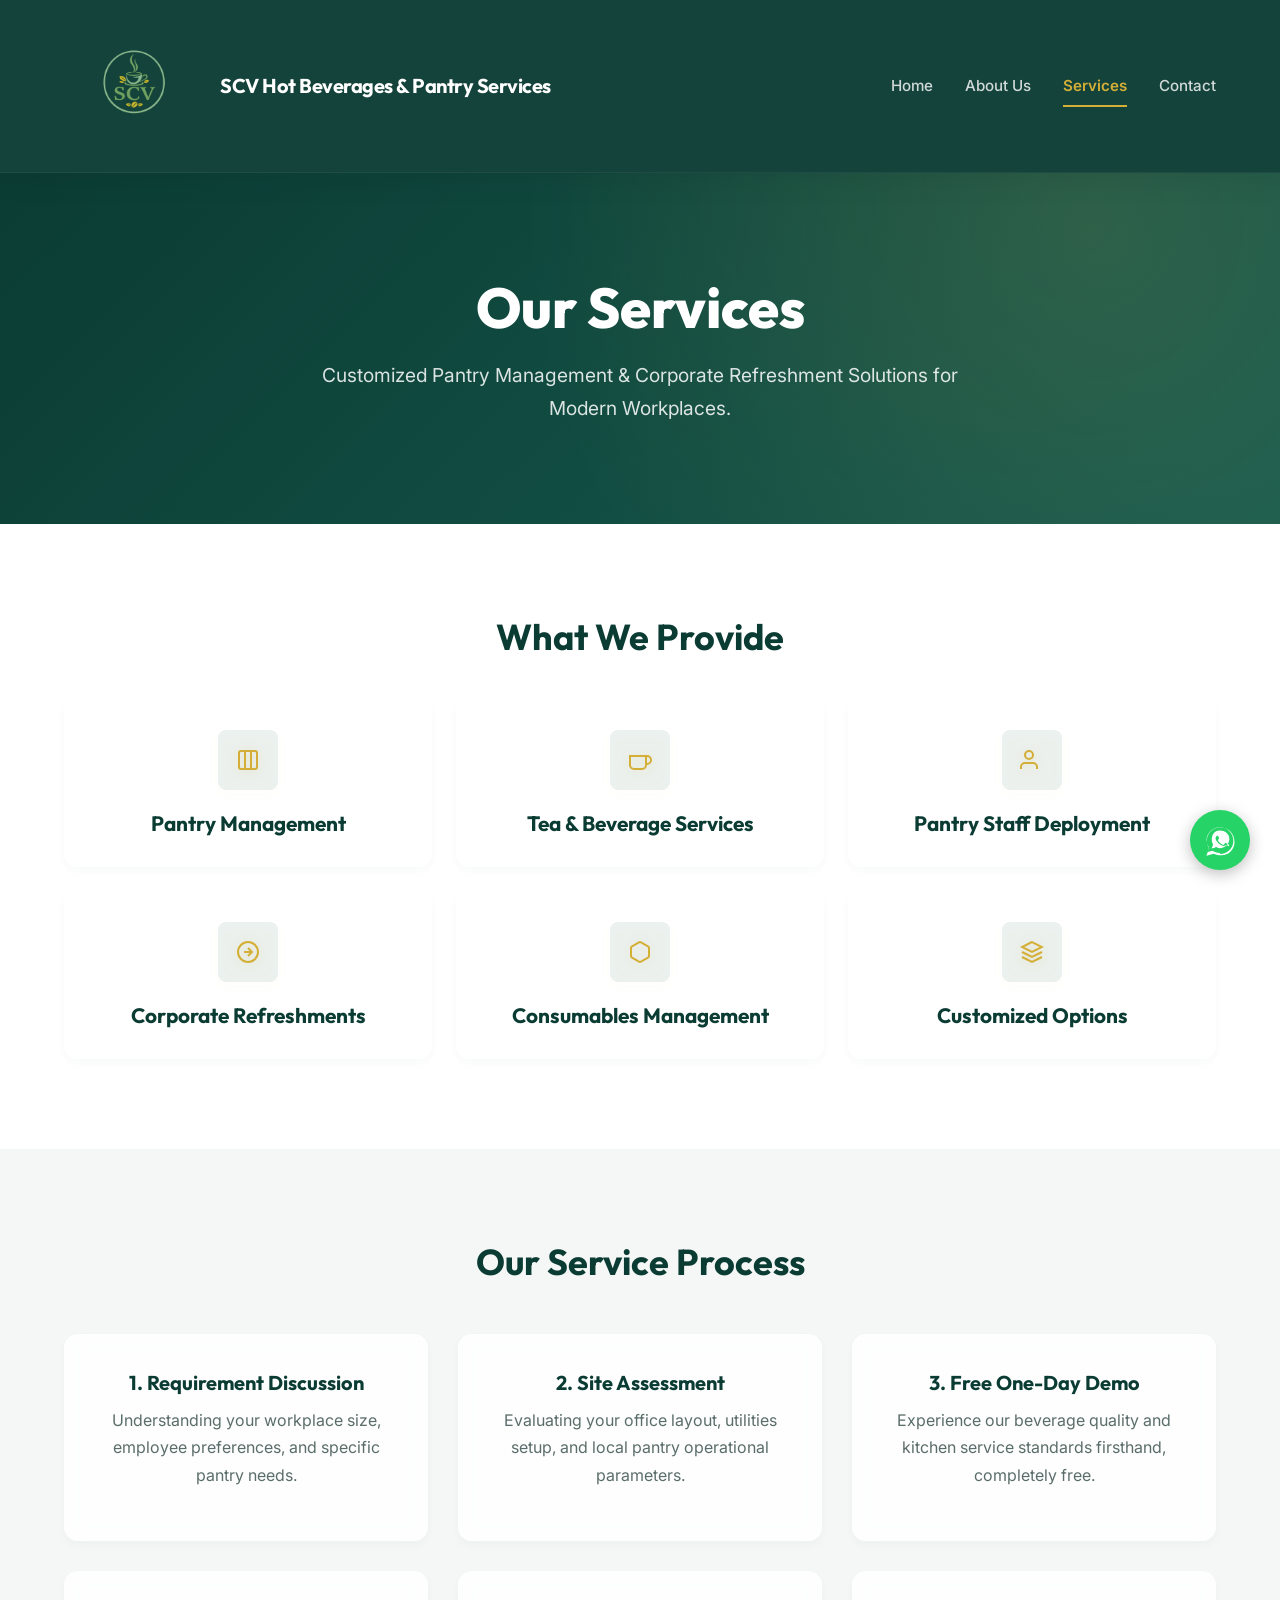
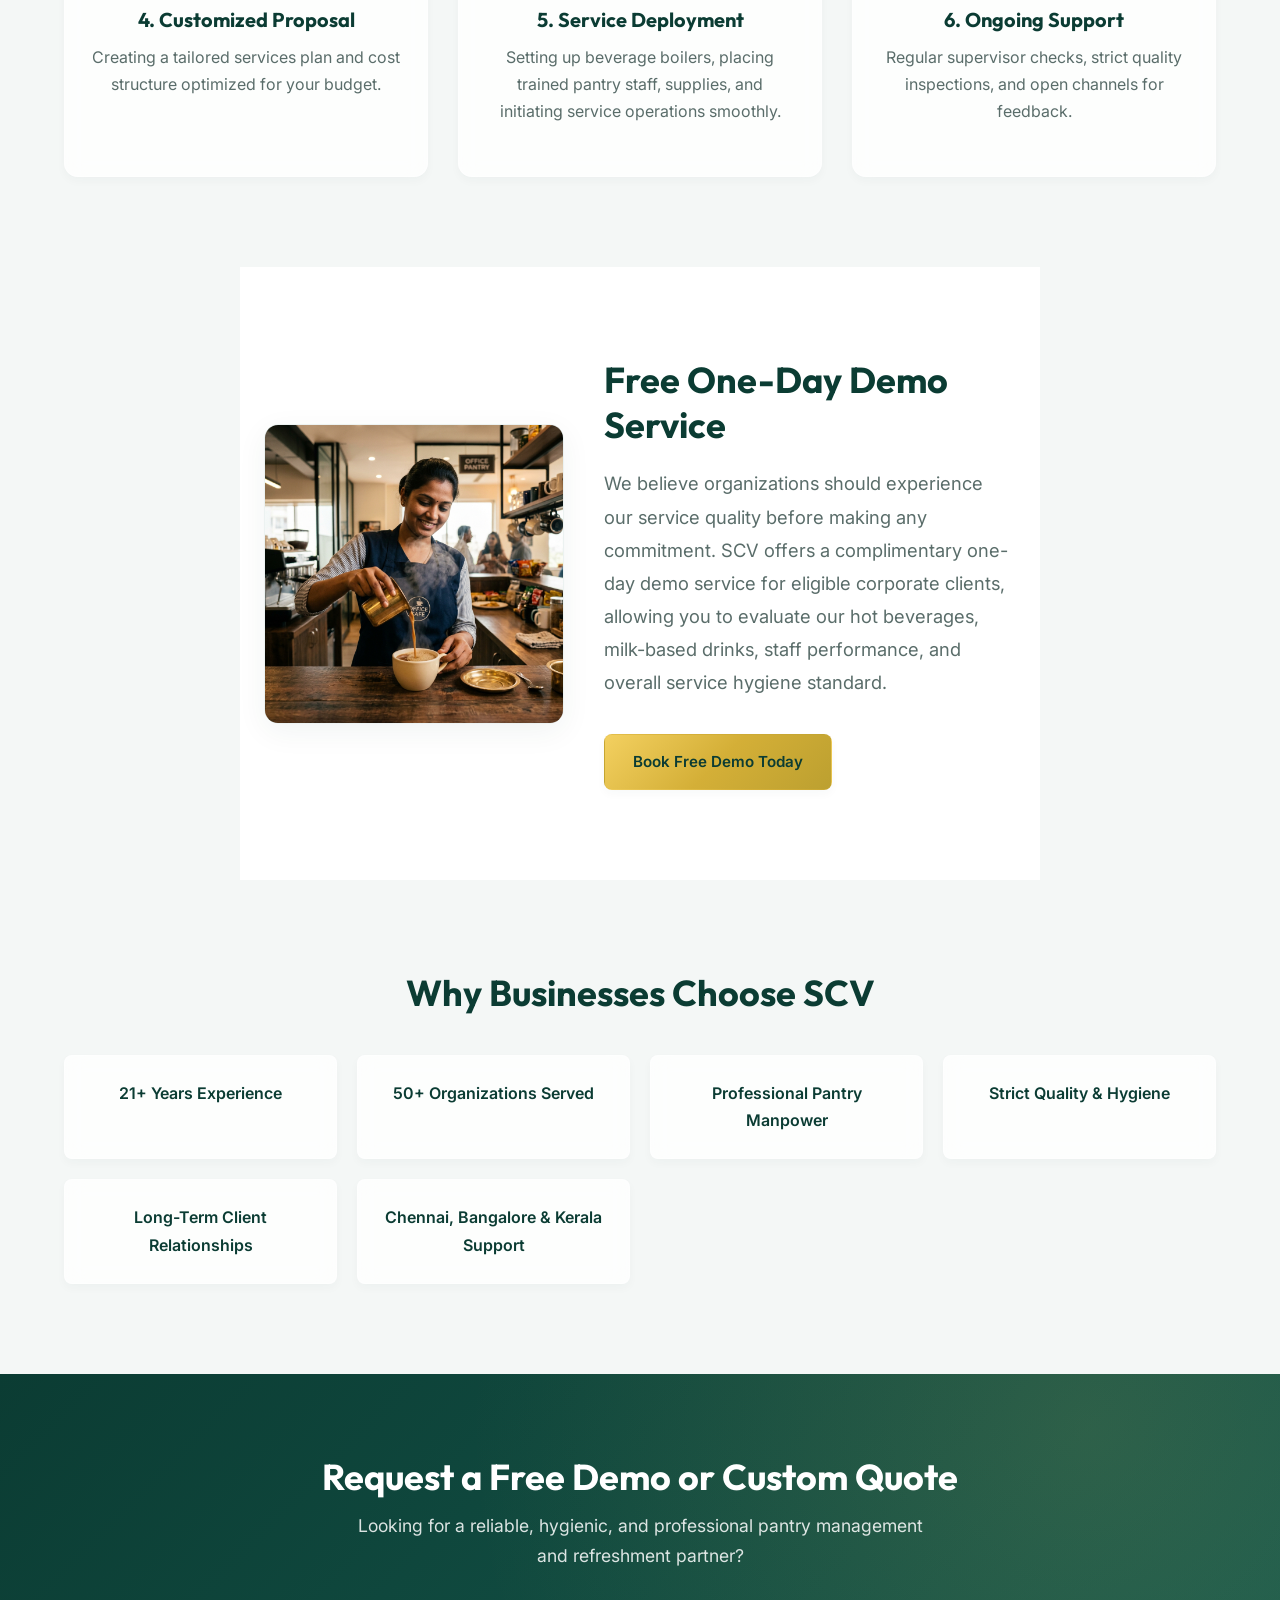
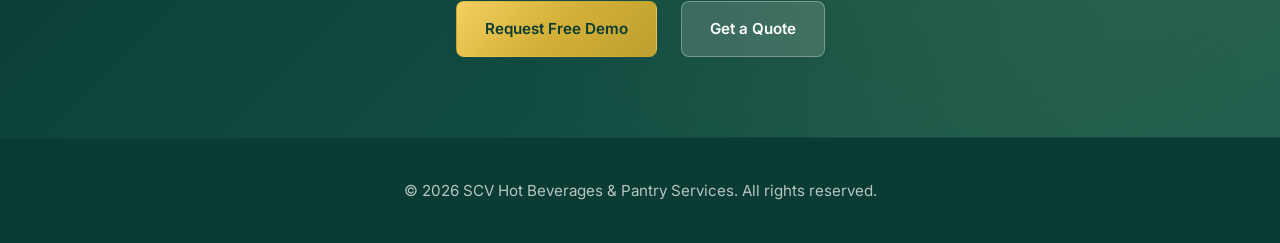
<file: SCV-WEBSITE/services.html>
<!DOCTYPE html>
<html lang="en">
<head>
    <meta charset="UTF-8">
    <meta name="viewport" content="width=device-width, initial-scale=1.0">
    <title>Our Services | SCV Hot Beverages & Pantry Services</title>
    <meta name="description" content="Explore our corporate pantry management, tea & coffee catering, pantry staff deployment, and fresh fruit catering solutions for workplaces. Request a free demo.">
    <meta name="keywords" content="pantry management services, office beverage menu, trained pantry staff, free pantry demo Chennai">
    
    <!-- CSS File -->
    <link rel="stylesheet" href="css/style.css">
</head>
<body>
    
    <!-- 
      CHANGES MADE TO THIS FILE (SERVICES.HTML):
      - CLASS MAPPING FIX: Resolved the unstyled layout bug by aligning HTML classes (.provide-card, .process-card, .benefit-card) with the defined styles in style.css.
      - SVG INTEGRATION: Replaced plain text emojis with clean, inline vector SVGs in card icons.
      - DEMO SECTION OVERHAUL: Replaced the flat text container with a responsive split flex grid containing a custom generated beverage service picture (beverage_service.png).
      - NAVIGATION HIGHLIGHT: Highlighted the active 'Services' link in the main navigation.
    -->

    <!-- Header Section -->
    <header>
        <div class="navbar">
            <div class="logo">
                <img src="images/logo/logo1.png" alt="SCV Logo">
                <span>SCV Hot Beverages & Pantry Services</span>
            </div>
            <button id="menu-btn" aria-label="Toggle Navigation" aria-expanded="false">☰</button>
            <nav id="nav-menu">
                <a href="index.html">Home</a>
                <a href="about.html">About Us</a>
                <a href="services.html" class="active">Services</a>
                <a href="contact.html">Contact</a>
            </nav>
        </div>
    </header>

    <!-- Hero Section -->
    <section class="services-hero">
        <div class="container">
            <h1>Our Services</h1>
            <p>
                Customized Pantry Management & Corporate Refreshment
                Solutions for Modern Workplaces.
            </p>
        </div>
    </section>

    <!-- What We Provide -->
    <section class="what-we-provide">
        <div class="container">
            <h2>What We Provide</h2>
            <div class="provide-container">
                <div class="provide-card">
                    <div class="card-icon" style="margin: 0 auto 20px;">
                        <svg width="24" height="24" fill="none" stroke="currentColor" stroke-width="2" viewBox="0 0 24 24">
                            <rect x="3" y="3" width="18" height="18" rx="2" ry="2"></rect>
                            <line x1="9" y1="3" x2="9" y2="21"></line>
                            <line x1="15" y1="3" x2="15" y2="21"></line>
                        </svg>
                    </div>
                    <h3>Pantry Management</h3>
                </div>

                <div class="provide-card">
                    <div class="card-icon" style="margin: 0 auto 20px;">
                        <svg width="24" height="24" fill="none" stroke="currentColor" stroke-width="2" viewBox="0 0 24 24">
                            <path d="M18 8h1a4 4 0 0 1 0 8h-1"></path>
                            <path d="M2 8h16v9a4 4 0 0 1-4 4H6a4 4 0 0 1-4-4V8z"></path>
                        </svg>
                    </div>
                    <h3>Tea & Beverage Services</h3>
                </div>

                <div class="provide-card">
                    <div class="card-icon" style="margin: 0 auto 20px;">
                        <svg width="24" height="24" fill="none" stroke="currentColor" stroke-width="2" viewBox="0 0 24 24">
                            <path d="M17 21v-2a4 4 0 0 0-4-4H5a4 4 0 0 0-4 4v2"></path>
                            <circle cx="9" cy="7" r="4"></circle>
                        </svg>
                    </div>
                    <h3>Pantry Staff Deployment</h3>
                </div>

                <div class="provide-card">
                    <div class="card-icon" style="margin: 0 auto 20px;">
                        <svg width="24" height="24" fill="none" stroke="currentColor" stroke-width="2" viewBox="0 0 24 24">
                            <circle cx="12" cy="12" r="10"></circle>
                            <path d="M12 8l4 4-4 4M8 12h8"></path>
                        </svg>
                    </div>
                    <h3>Corporate Refreshments</h3>
                </div>

                <div class="provide-card">
                    <div class="card-icon" style="margin: 0 auto 20px;">
                        <svg width="24" height="24" fill="none" stroke="currentColor" stroke-width="2" viewBox="0 0 24 24">
                            <path d="M21 16V8a2 2 0 0 0-1-1.73l-7-4a2 2 0 0 0-2 0l-7 4A2 2 0 0 0 3 8v8a2 2 0 0 0 1 1.73l7 4a2 2 0 0 0 2 0l7-4A2 2 0 0 0 21 16z"></path>
                        </svg>
                    </div>
                    <h3>Consumables Management</h3>
                </div>

                <div class="provide-card">
                    <div class="card-icon" style="margin: 0 auto 20px;">
                        <svg width="24" height="24" fill="none" stroke="currentColor" stroke-width="2" viewBox="0 0 24 24">
                            <path d="M12 2L2 7l10 5 10-5-10-5zM2 17l10 5 10-5M2 12l10 5 10-5"></path>
                        </svg>
                    </div>
                    <h3>Customized Options</h3>
                </div>
            </div>
        </div>
    </section>

    <!-- Service Process -->
    <section class="service-process">
        <div class="container">
            <h2>Our Service Process</h2>
            <div class="process-container">
                <div class="process-card">
                    <h3>1. Requirement Discussion</h3>
                    <p>Understanding your workplace size, employee preferences, and specific pantry needs.</p>
                </div>

                <div class="process-card">
                    <h3>2. Site Assessment</h3>
                    <p>Evaluating your office layout, utilities setup, and local pantry operational parameters.</p>
                </div>

                <div class="process-card">
                    <h3>3. Free One-Day Demo</h3>
                    <p>Experience our beverage quality and kitchen service standards firsthand, completely free.</p>
                </div>

                <div class="process-card">
                    <h3>4. Customized Proposal</h3>
                    <p>Creating a tailored services plan and cost structure optimized for your budget.</p>
                </div>

                <div class="process-card">
                    <h3>5. Service Deployment</h3>
                    <p>Setting up beverage boilers, placing trained pantry staff, supplies, and initiating service operations smoothly.</p>
                </div>

                <div class="process-card">
                    <h3>6. Ongoing Support</h3>
                    <p>Regular supervisor checks, strict quality inspections, and open channels for feedback.</p>
                </div>
            </div>
        </div>
    </section>

    <!-- Free One-Day Demo Section -->
    <section class="demo-service">
        <div class="container">
            <div style="display: flex; gap: 40px; align-items: center; justify-content: space-between; flex-wrap: wrap; text-align: left;">
                <div style="flex: 0.8; min-width: 300px; display: flex; justify-content: center;">
                    <img src="images/services/beverage_service.png" alt="Steaming Filter Coffee Beverage Service" style="border-radius: var(--border-radius-md); box-shadow: var(--shadow-md); border: var(--border-light); width: 100%; max-height: 350px; object-fit: cover;">
                </div>
                <div style="flex: 1.2; min-width: 320px;">
                    <h2 style="text-align: left; margin-bottom: 20px;">Free One-Day Demo Service</h2>
                    <p>
                        We believe organizations should experience our service quality before making any commitment. 
                        SCV offers a complimentary one-day demo service for eligible corporate clients, 
                        allowing you to evaluate our hot beverages, milk-based drinks, staff performance, and overall service hygiene standard.
                    </p>
                    <a href="contact.html" class="btn btn-primary" style="margin-top: 15px;">Book Free Demo Today</a>
                </div>
            </div>
        </div>
    </section>

    <!-- Why Businesses Choose SCV -->
    <section class="service-benefits">
        <div class="container">
            <h2>Why Businesses Choose SCV</h2>
            <div class="benefits-container">
                <div class="benefit-card">21+ Years Experience</div>
                <div class="benefit-card">50+ Organizations Served</div>
                <div class="benefit-card">Professional Pantry Manpower</div>
                <div class="benefit-card">Strict Quality & Hygiene</div>
                <div class="benefit-card">Long-Term Client Relationships</div>
                <div class="benefit-card">Chennai, Bangalore & Kerala Support</div>
            </div>
        </div>
    </section>

    <!-- CTA Section -->
    <section class="services-cta">
        <div class="container">
            <h2>Request a Free Demo or Custom Quote</h2>
            <p>Looking for a reliable, hygienic, and professional pantry management and refreshment partner?</p>
            <a href="contact.html" class="btn btn-primary">Request Free Demo</a>
            <a href="contact.html" class="btn btn-secondary">Get a Quote</a>
        </div>
    </section>

    <!-- Footer -->
    <footer>
        <div class="container">
            <p>© 2026 SCV Hot Beverages & Pantry Services. All rights reserved.</p>
        </div>
    </footer>

    <!-- Floating WhatsApp Button -->
    <a href="#" class="btn-whatsapp whatsapp-float" aria-label="Chat on WhatsApp">
        <svg xmlns="http://www.w3.org/2000/svg" viewBox="0 0 448 512">
            <path d="M92.1 254.6c0 24.9 7 49.2 20.2 70.1l-3.1 18.6-21.1 50.1 52.8-13.8 17.2-10.3c19.7 11.6 42.4 17.8 65.8 17.8 82.5 0 149.6-67.1 149.6-149.6S301.3 105 218.8 105c-82.6 0-126.7 67-126.7 149.6zm229.3 75.8c-3.2 8.8-15.7 16.2-26.6 18.8-7.5 1.8-17.3 3.2-51.2-10.8-43.2-17.9-71.1-61.9-73.3-64.8-2.1-2.9-17.3-22.9-17.3-43.8 0-20.8 10.9-31 14.8-35.1 3.9-4.1 8.5-5.1 11.4-5.1 2.9 0 5.7.1 8.1.1 2.5 0 5.8-.9 9.1 7.2 3.3 8.1 11.4 27.9 12.4 29.9 1 2 1.6 4.3.3 6.9-1.3 2.6-3 4.3-5.9 7.6-2.9 3.3-6.2 7.4-8.8 9.9-2.9 2.9-6 6.1-2.6 12 3.4 5.9 15.2 25.1 32.7 40.7 22.5 20.1 41.5 26.3 47.3 29.2 5.9 2.9 9.3 2.5 12.8-1.5 3.4-3.9 14.8-17.2 18.8-23.2 3.9-5.9 7.8-5 13.2-3 5.4 2 34.2 16.1 40.1 19.1 5.9 2.9 9.8 4.3 11.3 6.9 1.4 2.6 1.4 15-.9 23.8zM224 56C108 56 14 150 14 266c-1.1 44.5 12.3 87.7 38 123.8L5 507l120.7-31.7C160.2 491.7 202.9 501 246 501c116 0 210-94 210-210C456 150 362 56 224 56zm0 409c-40.2 0-79.6-10.8-113.8-31.2l-8.2-4.9-71.6 18.8 19.1-69.8-5.4-8.6c-22.4-35.6-34.3-77.1-34.3-120C10 149.2 106 53.2 224 53.2c118 0 214 96 214 213.8 0 117.8-96 213.8-214 213.8z"/>
        </svg>
    </a>

    <script src="js/script.js"></script>
</body>
</html>
</file>
<file: SCV-WEBSITE/css/style.css>
/* ==========================================================================
   SCV HOT BEVERAGES & PANTRY SERVICES - PREMIUM DESIGN SYSTEM
   ==========================================================================
   REDESIGN & OVERHAUL CHANGES MADE:
   1. COLOR PALETTE OVERHAUL: Defined custom CSS variables for a premium
      emerald green (--primary-deep) and warm gold (--accent-gold) brand theme.
   2. TYPOGRAPHY: Imported and configured Outfit (for headings) and Inter 
      (for body text) Google Fonts to replace browser-default Arial.
   3. RESPONSIVENESS: Integrated system-wide responsive styles and layout 
      adjustments via media queries.
   4. COMPONENT STYLING: Added new visual style definitions for cards 
      (.provide-card, .process-card, .benefit-card, .why-card, .stat-card) 
      to support grid layouts.
   5. BUG FIXES: Corrected invalid logo width syntax (100 px -> 100px).
   ========================================================================== */

@import url('https://fonts.googleapis.com/css2?family=Inter:wght@300;400;500;600&family=Outfit:wght@400;500;600;700;800&display=swap');

:root {
    /* Color Palette */
    --primary-deep: #0B3C33;       /* Rich Deep Emerald Green */
    --primary-mid: #165A4E;        /* Medium Forest Teal */
    --primary-light: #2A9D8F;      /* Vibrant Accent Teal */
    --accent-gold: #D4AF37;        /* Premium Warm Amber/Gold */
    --accent-gold-hover: #BCA030;  /* Darker Gold on Hover */
    --bg-light: #F4F7F6;           /* Soft Warm Mint Base */
    --bg-card: #FFFFFF;            /* Clean Card White */
    --text-dark: #1B2A27;          /* Charcoal Green for High Readability */
    --text-muted: #5A6D6A;         /* Muted Slate Green for Secondary Text */
    --text-light: #FFFFFF;
    
    /* Layout & Spacing */
    --max-width: 1200px;
    --transition-speed: 0.3s;
    
    /* Shadows & Depths */
    --shadow-sm: 0 4px 10px rgba(11, 60, 51, 0.03);
    --shadow-md: 0 8px 30px rgba(11, 60, 51, 0.06);
    --shadow-lg: 0 16px 40px rgba(11, 60, 51, 0.12);
    
    /* Borders */
    --border-radius-sm: 8px;
    --border-radius-md: 14px;
    --border-radius-lg: 24px;
    --border-light: 1px solid rgba(22, 90, 78, 0.08);
}

/* ==========================================================================
   RESET & BASE STYLES
   ========================================================================== */

* {
    margin: 0;
    padding: 0;
    box-sizing: border-box;
}

body {
    font-family: 'Inter', -apple-system, BlinkMacSystemFont, "Segoe UI", Roboto, sans-serif;
    line-height: 1.7;
    color: var(--text-dark);
    background-color: var(--bg-light);
    overflow-x: hidden;
}

img {
    max-width: 100%;
    display: block;
}

a {
    text-decoration: none;
    color: inherit;
    transition: var(--transition-speed) ease;
}

/* ==========================================================================
   TYPOGRAPHY
   ========================================================================== */

h1, h2, h3, h4, h5, h6 {
    font-family: 'Outfit', sans-serif;
    color: var(--primary-deep);
    font-weight: 700;
    line-height: 1.25;
}

h1 { font-size: 2.75rem; }
h2 { font-size: 2.25rem; margin-bottom: 1.5rem; text-align: center; }
h3 { font-size: 1.5rem; margin-bottom: 0.75rem; }

p {
    margin-bottom: 1rem;
    font-size: 1rem;
    color: var(--text-muted);
}

.text-center { text-align: center; }

/* ==========================================================================
   LAYOUT UTILITIES
   ========================================================================== */

.container {
    width: 100%;
    max-width: var(--max-width);
    margin: 0 auto;
    padding: 0 24px;
}

section {
    padding: 90px 0;
}

section:nth-of-type(even) {
    background-color: var(--bg-card);
}

/* ==========================================================================
   BUTTONS
   ========================================================================== */

.btn {
    display: inline-block;
    padding: 14px 28px;
    border-radius: var(--border-radius-sm);
    font-weight: 600;
    font-size: 0.95rem;
    cursor: pointer;
    border: none;
    transition: all var(--transition-speed) cubic-bezier(0.4, 0, 0.2, 1);
    box-shadow: var(--shadow-sm);
    text-align: center;
}

.btn-primary {
    background: linear-gradient(135deg, #F3D060 0%, #D4AF37 50%, #BCA030 100%);
    color: var(--primary-deep);
    border: 1px solid rgba(212, 175, 55, 0.2);
}

.btn-primary:hover {
    background: linear-gradient(135deg, #FFE07D 0%, #E5BE43 50%, #A3871B 100%);
    transform: translateY(-2px);
    box-shadow: 0 8px 24px rgba(212, 175, 55, 0.45);
}

.btn-secondary {
    background-color: rgba(255, 255, 255, 0.15);
    color: var(--text-light);
    border: 1px solid rgba(255, 255, 255, 0.3);
}

.btn-secondary:hover {
    background-color: var(--text-light);
    color: var(--primary-deep);
    transform: translateY(-2px);
}

.btn-outline {
    background-color: transparent;
    color: var(--primary-deep);
    border: 2px solid var(--primary-mid);
}

.btn-outline:hover {
    background-color: var(--primary-deep);
    color: var(--text-light);
    transform: translateY(-2px);
}

.btn-whatsapp {
    background-color: #25D366;
    color: white;
}

.btn-whatsapp:hover {
    background-color: #20BA5A;
    transform: translateY(-2px);
    box-shadow: 0 6px 20px rgba(37, 211, 102, 0.3);
}

/* ==========================================================================
   HEADER & NAVBAR
   ========================================================================== */

header {
    background: rgba(11, 60, 51, 0.96);
    backdrop-filter: blur(12px);
    position: sticky;
    top: 0;
    z-index: 1000;
    box-shadow: 0 4px 30px rgba(0, 0, 0, 0.08);
    border-bottom: 1px solid rgba(255, 255, 255, 0.05);
}

.navbar {
    display: flex;
    justify-content: space-between;
    align-items: center;
    padding: 16px 24px;
    max-width: var(--max-width);
    margin: 0 auto;
}

.logo {
    display: flex;
    align-items: center;
    gap: 16px;
}

.logo img {
    width: 140px;
    height: 140px;
    object-fit: contain;
    border-radius: var(--border-radius-sm);
}

.logo span {
    font-family: 'Outfit', sans-serif;
    font-size: 1.25rem;
    font-weight: 700;
    color: var(--text-light);
    letter-spacing: -0.5px;
    line-height: 1.2;
}

nav {
    display: flex;
    align-items: center;
    gap: 32px;
}

nav a {
    color: rgba(255, 255, 255, 0.8);
    font-weight: 500;
    font-size: 0.95rem;
    position: relative;
    padding: 8px 0;
}

nav a:hover {
    color: var(--accent-gold);
}

nav a::after {
    content: '';
    position: absolute;
    bottom: 0;
    left: 0;
    width: 0;
    height: 2px;
    background-color: var(--accent-gold);
    transition: width var(--transition-speed) ease;
}

nav a:hover::after,
nav a.active::after {
    width: 100%;
}

nav a.active {
    color: var(--accent-gold);
    font-weight: 600;
}

/* ==========================================================================
   HERO SECTIONS (SHARED & SUBPAGES)
   ========================================================================== */

.hero {
    background: radial-gradient(circle at 85% 15%, rgba(243, 208, 96, 0.12) 0%, transparent 50%),
                linear-gradient(135deg, #0B3C33 0%, #165A4E 50%, #207D6D 100%);
    color: var(--text-light);
    padding: 100px 0 120px;
    position: relative;
    overflow: hidden;
}

.hero::before {
    content: '';
    position: absolute;
    top: 0;
    left: 0;
    width: 100%;
    height: 100%;
    background-image: radial-gradient(circle at 80% 20%, rgba(212, 175, 55, 0.1) 0%, transparent 50%);
    pointer-events: none;
}

.hero-content {
    display: flex;
    justify-content: space-between;
    align-items: center;
    gap: 60px;
}

.hero-text {
    flex: 1.2;
}

.hero-text h2 {
    font-size: 3.25rem;
    color: var(--text-light);
    line-height: 1.15;
    margin-bottom: 24px;
    text-align: left;
    font-weight: 800;
}

.hero-text p {
    font-size: 1.15rem;
    color: rgba(255, 255, 255, 0.85);
    margin-bottom: 35px;
    max-width: 620px;
}

.hero-text .btn {
    margin-right: 15px;
    margin-bottom: 15px;
}

.hero-image {
    flex: 0.8;
    display: flex;
    justify-content: center;
    align-items: center;
    position: relative;
}

.hero-image img {
    border-radius: var(--border-radius-lg);
    box-shadow: var(--shadow-lg);
    border: 4px solid rgba(255, 255, 255, 0.1);
    max-height: 420px;
    width: 100%;
    object-fit: cover;
}

/* Stats inside Hero */
.hero-stats {
    display: flex;
    gap: 30px;
    margin-top: 45px;
    flex-wrap: wrap;
}

.hero-stats div {
    background: rgba(255, 255, 255, 0.08);
    border: 1px solid rgba(255, 255, 255, 0.1);
    backdrop-filter: blur(8px);
    padding: 16px 28px;
    border-radius: var(--border-radius-md);
    min-width: 140px;
    transition: transform var(--transition-speed) ease;
}

.hero-stats div:hover {
    transform: translateY(-5px);
    background: rgba(255, 255, 255, 0.12);
}

.hero-stats h3 {
    background: linear-gradient(135deg, #F3D060 0%, #D4AF37 100%);
    -webkit-background-clip: text;
    -webkit-text-fill-color: transparent;
    font-size: 2.25rem;
    font-weight: 800;
    margin-bottom: 2px;
    display: inline-block;
}

.hero-stats p {
    color: rgba(255, 255, 255, 0.8);
    font-size: 0.85rem;
    margin-bottom: 0;
    font-weight: 500;
    letter-spacing: 0.5px;
    text-transform: uppercase;
}

/* SUBPAGE HEROES */
.about-hero, .services-hero, .gallery-hero, .contact-hero {
    background: radial-gradient(circle at 85% 15%, rgba(243, 208, 96, 0.12) 0%, transparent 50%),
                linear-gradient(135deg, #0B3C33 0%, #165A4E 100%);
    color: var(--text-light);
    text-align: center;
    padding: 100px 0;
    position: relative;
}

.about-hero h1, .services-hero h1, .gallery-hero h1, .contact-hero h1 {
    font-size: 3.5rem;
    color: var(--text-light);
    font-weight: 800;
    margin-bottom: 16px;
}

.about-hero p, .services-hero p, .gallery-hero p, .contact-hero p {
    font-size: 1.2rem;
    color: rgba(255, 255, 255, 0.85);
    max-width: 700px;
    margin: 0 auto;
}

/* ==========================================================================
   CARDS & GRIDS (SHARED)
   ========================================================================== */

.card-grid {
    display: grid;
    grid-template-columns: repeat(auto-fit, minmax(300px, 1fr));
    gap: 30px;
    margin-top: 50px;
}

.card {
    background: rgba(255, 255, 255, 0.85);
    backdrop-filter: blur(10px);
    border-radius: var(--border-radius-md);
    padding: 35px;
    box-shadow: var(--shadow-sm);
    border: 1px solid rgba(255, 255, 255, 0.5);
    transition: all var(--transition-speed) cubic-bezier(0.4, 0, 0.2, 1);
    position: relative;
    overflow: hidden;
}

.card::before {
    content: '';
    position: absolute;
    top: 0;
    left: 0;
    width: 100%;
    height: 4px;
    background-color: transparent;
    transition: background-color var(--transition-speed) ease;
}

.card:hover {
    transform: translateY(-8px);
    box-shadow: var(--shadow-lg);
    border-color: rgba(22, 90, 78, 0.15);
}

.card:hover::before {
    background-color: var(--accent-gold);
}

.card-icon {
    width: 60px;
    height: 60px;
    border-radius: var(--border-radius-sm);
    background-color: rgba(22, 90, 78, 0.08);
    display: flex;
    align-items: center;
    justify-content: center;
    margin-bottom: 24px;
    color: var(--accent-gold);
    filter: drop-shadow(0 2px 6px rgba(212, 175, 55, 0.25));
    transition: all var(--transition-speed) ease;
    animation: float 4s ease-in-out infinite;
}

@keyframes float {
    0% { transform: translateY(0); }
    50% { transform: translateY(-6px); }
    100% { transform: translateY(0); }
}

.card:hover .card-icon {
    background-color: var(--primary-deep);
    color: var(--accent-gold);
}

/* ==========================================================================
   HOMEPAGE SPECIFIC SECTIONS
   ========================================================================== */

/* About Preview */
.about-preview-content {
    max-width: 800px;
    margin: 0 auto;
    text-align: center;
}

.about-preview-content p {
    font-size: 1.15rem;
    line-height: 1.8;
}

/* Services Preview */
.service-container {
    display: grid;
    grid-template-columns: repeat(auto-fit, minmax(260px, 1fr));
    gap: 30px;
    margin-top: 50px;
}

.service-card {
    background: rgba(255, 255, 255, 0.85);
    backdrop-filter: blur(8px);
    border-radius: var(--border-radius-md);
    padding: 35px 30px;
    box-shadow: var(--shadow-sm);
    border: 1px solid rgba(255, 255, 255, 0.5);
    transition: all var(--transition-speed) cubic-bezier(0.4, 0, 0.2, 1);
    position: relative;
    overflow: hidden;
}

.service-card::after {
    content: '';
    position: absolute;
    top: 0;
    left: 0;
    width: 4px;
    height: 100%;
    background-color: transparent;
    transition: background-color var(--transition-speed) ease;
}

.service-card:hover {
    transform: translateY(-6px);
    box-shadow: var(--shadow-md);
    border-color: rgba(22, 90, 78, 0.15);
}

.service-card:hover::after {
    background-color: var(--accent-gold);
}

.service-card h3 {
    font-size: 1.35rem;
    margin-bottom: 12px;
}

/* Why Choose Us Section */
.why-choose-us {
    background-color: var(--bg-light);
}

.why-container {
    display: grid;
    grid-template-columns: repeat(auto-fit, minmax(280px, 1fr));
    gap: 24px;
    margin-top: 50px;
}

.why-card {
    background: rgba(255, 255, 255, 0.8);
    backdrop-filter: blur(10px);
    padding: 30px;
    border-radius: var(--border-radius-md);
    box-shadow: var(--shadow-sm);
    border: 1px solid rgba(255, 255, 255, 0.5);
    transition: all var(--transition-speed) ease;
}

.why-card:hover {
    transform: translateY(-5px);
    box-shadow: var(--shadow-md);
}

.why-card h3 {
    font-size: 1.25rem;
    color: var(--primary-deep);
    margin-bottom: 12px;
}

/* ==========================================================================
   ABOUT PAGE
   ========================================================================== */

/* Company Overview */
.company-overview {
    max-width: 900px;
    margin: 0 auto;
    text-align: center;
}

.company-overview p {
    font-size: 1.1rem;
    margin-bottom: 24px;
}

/* Mission & Vision */
.mission-vision {
    background-color: var(--bg-card);
}

.mission-vision-container {
    display: flex;
    gap: 40px;
    justify-content: center;
    flex-wrap: wrap;
    max-width: 1000px;
    margin: 0 auto;
}

.mv-card {
    flex: 1;
    min-width: 320px;
    padding: 40px;
    background: rgba(255, 255, 255, 0.8);
    backdrop-filter: blur(10px);
    border-radius: var(--border-radius-md);
    border: 1px solid rgba(255, 255, 255, 0.5);
    box-shadow: var(--shadow-sm);
}

.mv-card h2 {
    font-size: 1.75rem;
    text-align: left;
    margin-bottom: 16px;
    color: var(--primary-deep);
}

/* Core Values */
.values-container {
    display: grid;
    grid-template-columns: repeat(auto-fit, minmax(180px, 1fr));
    gap: 20px;
    margin-top: 40px;
}

.value-card {
    background: var(--bg-card);
    padding: 24px;
    border-radius: var(--border-radius-sm);
    text-align: center;
    font-weight: 600;
    color: var(--primary-deep);
    box-shadow: var(--shadow-sm);
    border: var(--border-light);
    transition: all var(--transition-speed) ease;
}

.value-card:hover {
    background: var(--primary-deep);
    color: var(--accent-gold);
    transform: translateY(-3px);
}

/* Company Stats Grid */
.stats-container {
    display: grid;
    grid-template-columns: repeat(auto-fit, minmax(180px, 1fr));
    gap: 30px;
    margin-top: 40px;
}

.stat-card {
    background: rgba(255, 255, 255, 0.85);
    backdrop-filter: blur(10px);
    padding: 30px 20px;
    border-radius: var(--border-radius-md);
    text-align: center;
    box-shadow: var(--shadow-sm);
    border: 1px solid rgba(255, 255, 255, 0.5);
    transition: transform var(--transition-speed) ease;
}

.stat-card:hover {
    transform: translateY(-5px);
    box-shadow: var(--shadow-md);
}

.stat-card h3 {
    background: linear-gradient(135deg, #F3D060 0%, #D4AF37 100%);
    -webkit-background-clip: text;
    -webkit-text-fill-color: transparent;
    font-size: 2.5rem;
    font-weight: 800;
    margin-bottom: 4px;
    display: inline-block;
}

.stat-card p {
    font-size: 0.9rem;
    font-weight: 600;
    margin-bottom: 0;
    text-transform: uppercase;
    letter-spacing: 0.5px;
    color: var(--text-muted);
}

/* Call to Action blocks */
.about-cta, .services-cta, .contact-cta {
    background: radial-gradient(circle at 85% 15%, rgba(243, 208, 96, 0.12) 0%, transparent 55%),
                linear-gradient(135deg, #0B3C33 0%, #165A4E 100%);
    color: var(--text-light);
    text-align: center;
    padding: 80px 24px;
}

.about-cta h2, .services-cta h2, .contact-cta h2 {
    color: var(--text-light);
    font-size: 2.25rem;
    margin-bottom: 12px;
}

.about-cta p, .services-cta p, .contact-cta p {
    color: rgba(255, 255, 255, 0.85);
    max-width: 600px;
    margin: 0 auto 30px;
    font-size: 1.1rem;
}

.about-cta .btn, .services-cta .btn, .contact-cta .btn {
    margin: 0 10px;
}

/* ==========================================================================
   SERVICES PAGE
   ========================================================================== */

/* What we provide cards */
.provide-container {
    display: grid;
    grid-template-columns: repeat(auto-fit, minmax(280px, 1fr));
    gap: 24px;
    margin-top: 40px;
}

.provide-card {
    background: rgba(255, 255, 255, 0.8);
    backdrop-filter: blur(10px);
    padding: 30px;
    border-radius: var(--border-radius-md);
    box-shadow: var(--shadow-sm);
    border: 1px solid rgba(255, 255, 255, 0.5);
    text-align: center;
    transition: all var(--transition-speed) ease;
}

.provide-card:hover {
    transform: translateY(-5px);
    box-shadow: var(--shadow-md);
    border-color: rgba(22, 90, 78, 0.15);
}

.provide-card h3 {
    font-size: 1.3rem;
    color: var(--primary-deep);
    margin-bottom: 0;
}

/* Service Process Grid */
.process-container {
    display: grid;
    grid-template-columns: repeat(auto-fit, minmax(280px, 1fr));
    gap: 30px;
    margin-top: 50px;
}

.process-card {
    background: rgba(255, 255, 255, 0.8);
    backdrop-filter: blur(10px);
    padding: 35px 25px;
    border-radius: var(--border-radius-md);
    box-shadow: var(--shadow-sm);
    border: 1px solid rgba(255, 255, 255, 0.5);
    text-align: center;
    position: relative;
    transition: all var(--transition-speed) ease;
}

.process-card:hover {
    transform: translateY(-5px);
    box-shadow: var(--shadow-md);
}

.process-card h3 {
    font-size: 1.25rem;
    color: var(--primary-deep);
    margin-bottom: 12px;
}

/* Free Demo Section Layout */
.demo-service {
    max-width: 800px;
    margin: 0 auto;
    text-align: center;
}

.demo-service h2 {
    margin-bottom: 20px;
}

.demo-service p {
    font-size: 1.15rem;
    line-height: 1.8;
    margin-bottom: 20px;
}

/* Why Businesses Choose SCV */
.benefits-container {
    display: grid;
    grid-template-columns: repeat(auto-fit, minmax(250px, 1fr));
    gap: 20px;
    margin-top: 40px;
}

.benefit-card {
    background: rgba(255, 255, 255, 0.8);
    backdrop-filter: blur(10px);
    padding: 24px;
    border-radius: var(--border-radius-sm);
    text-align: center;
    font-weight: 600;
    color: var(--primary-deep);
    box-shadow: var(--shadow-sm);
    border: 1px solid rgba(255, 255, 255, 0.5);
    transition: all var(--transition-speed) ease;
}

.benefit-card:hover {
    background: var(--primary-deep);
    color: var(--accent-gold);
    transform: translateY(-3px);
}

/* ==========================================================================
   CONTACT PAGE
   ========================================================================== */

/* Two-column layout */
.contact-container {
    display: grid;
    grid-template-columns: 1fr 1.5fr;
    gap: 50px;
    margin-top: 50px;
}

.contact-info-column {
    display: flex;
    flex-direction: column;
    gap: 24px;
}

.contact-card {
    background: rgba(255, 255, 255, 0.8);
    backdrop-filter: blur(10px);
    padding: 30px;
    border-radius: var(--border-radius-md);
    box-shadow: var(--shadow-sm);
    border: 1px solid rgba(255, 255, 255, 0.5);
    display: flex;
    align-items: flex-start;
    gap: 20px;
}

.contact-card-icon {
    width: 48px;
    height: 48px;
    border-radius: 50%;
    background: rgba(22, 90, 78, 0.08);
    display: flex;
    align-items: center;
    justify-content: center;
    color: var(--primary-deep);
    flex-shrink: 0;
    font-size: 1.25rem;
}

.contact-card-text h3 {
    font-size: 1.15rem;
    margin-bottom: 6px;
}

.contact-card-text p {
    margin-bottom: 4px;
    font-size: 0.95rem;
}

.contact-form-section {
    background: rgba(255, 255, 255, 0.85);
    backdrop-filter: blur(8px);
    padding: 40px;
    border-radius: var(--border-radius-md);
    box-shadow: var(--shadow-sm);
    border: 1px solid rgba(255, 255, 255, 0.5);
}

.contact-form-section h2 {
    text-align: left;
    margin-bottom: 24px;
}

.contact-form {
    display: grid;
    grid-template-columns: 1fr 1fr;
    gap: 20px;
}

.contact-form .full-width {
    grid-column: span 2;
}

.form-group {
    display: flex;
    flex-direction: column;
    gap: 8px;
}

.form-group label {
    font-size: 0.9rem;
    font-weight: 600;
    color: var(--primary-deep);
}

.contact-form input,
.contact-form textarea {
    width: 100%;
    padding: 14px 18px;
    border: 1px solid rgba(22, 90, 78, 0.15);
    background-color: var(--bg-light);
    border-radius: var(--border-radius-sm);
    font-family: inherit;
    font-size: 0.95rem;
    color: var(--text-dark);
    transition: all var(--transition-speed) ease;
}

.contact-form input:focus,
.contact-form textarea:focus {
    outline: none;
    border-color: var(--primary-light);
    background-color: var(--bg-card);
    box-shadow: 0 0 0 4px rgba(42, 157, 143, 0.15);
}

.contact-form button[type="submit"] {
    grid-column: span 2;
    justify-self: start;
    margin-top: 10px;
}

/* ==========================================================================
   TRUSTED CLIENTS SECTION
   ========================================================================== */

.trusted-clients {
    background-color: var(--bg-card);
    padding: 60px 0;
    border-top: var(--border-light);
    border-bottom: var(--border-light);
    text-align: center;
}

.trusted-clients h2 {
    font-size: 1.5rem;
    margin-bottom: 25px;
    color: var(--primary-deep);
    text-transform: uppercase;
    letter-spacing: 1px;
    font-weight: 600;
}

.client-logos-container {
    display: flex;
    justify-content: center;
    align-items: center;
    gap: 60px;
    flex-wrap: wrap;
}

.client-logo-item {
    display: flex;
    align-items: center;
    justify-content: center;
    transition: all var(--transition-speed) ease;
}

.client-logo-item img {
    max-height: 40px;
    max-width: 150px;
    width: auto;
    height: auto;
    object-fit: contain;
    filter: grayscale(100%);
    opacity: 0.6;
    transition: all var(--transition-speed) ease;
}

.client-logo-item:hover img {
    filter: grayscale(0%);
    opacity: 1;
}

.client-logo-item:hover {
    transform: scale(1.06);
}

.client-logo-item.hidden-logo {
    display: none;
}

/* ==========================================================================
   FOOTER
   ========================================================================== */

footer {
    background-color: var(--primary-deep);
    color: var(--text-light);
    padding: 40px 24px;
    text-align: center;
    border-top: 1px solid rgba(255, 255, 255, 0.05);
}

footer p {
    color: rgba(255, 255, 255, 0.7);
    margin-bottom: 0;
    font-size: 0.95rem;
}

/* ==========================================================================
   HAMBURGER NAVIGATION MENU
   ========================================================================== */

/* Menu button styling (hidden by default on desktop) */
#menu-btn {
    display: none;
    background: none;
    border: none;
    color: var(--text-light);
    font-size: 1.8rem;
    cursor: pointer;
    padding: 8px;
    transition: color var(--transition-speed) ease, transform 0.2s ease;
    line-height: 1;
    z-index: 1001; /* Ensure it stays above other elements */
}

#menu-btn:hover,
#menu-btn:focus {
    color: var(--accent-gold);
    outline: none;
}
/* Mobile styles are consolidated under responsive design section */

/* ==========================================================================
   FLOATING WHATSAPP BUTTON
   ========================================================================== */

.whatsapp-float {
    position: fixed;
    bottom: 30px;
    right: 30px;
    width: 60px;
    height: 60px;
    border-radius: 50%;
    display: flex;
    align-items: center;
    justify-content: center;
    z-index: 9999;
    box-shadow: 0 4px 15px rgba(0, 0, 0, 0.25);
    background-color: #25D366;
    color: white;
    transition: all var(--transition-speed) cubic-bezier(0.4, 0, 0.2, 1);
}

.whatsapp-float svg {
    width: 32px;
    height: 32px;
    fill: currentColor;
    transition: transform var(--transition-speed) ease;
}

.whatsapp-float:hover {
    background-color: #20BA5A;
    transform: scale(1.1) translateY(-3px);
    box-shadow: 0 8px 25px rgba(37, 211, 102, 0.45);
}

.whatsapp-float:hover svg {
    transform: rotate(8deg);
}
/* WhatsApp Float Mobile styling consolidated under responsive design section */

/* ==========================================================================
   RESPONSIVE DESIGN (MEDIA QUERIES)
   ========================================================================== */

@media (max-width: 1024px) {
    h1 { font-size: 2.5rem; }
    h2 { font-size: 2rem; }
    
    .hero-content {
        gap: 40px;
    }
    
    .hero-text h2 {
        font-size: 2.75rem;
    }
}

@media (max-width: 768px) {
    section {
        padding: 60px 0;
    }
    
    .navbar {
        width: 100%;
        position: relative;
        padding: 16px 24px;
    }

    .logo img {
        width: 100px;
        height: 100px;
    }

    #menu-btn {
        display: block; /* Show hamburger button on mobile */
    }

    nav#nav-menu {
        display: flex;
        flex-direction: column;
        position: absolute;
        top: 100%;
        left: 0;
        width: 100%;
        background: rgba(11, 60, 51, 0.98); /* Deep emerald theme matching the header */
        backdrop-filter: blur(12px);
        border-bottom: 2px solid var(--accent-gold);
        box-shadow: var(--shadow-lg);
        padding: 0 24px;
        z-index: 999;
        
        /* Smooth height/opacity collapse transition */
        max-height: 0;
        opacity: 0;
        overflow: hidden;
        transition: max-height 0.4s cubic-bezier(0.4, 0, 0.2, 1), 
                    opacity 0.3s ease, 
                    padding 0.4s ease;
    }

    /* Toggled open state of the menu */
    nav#nav-menu.open {
        max-height: 320px; /* Adjust height to fit the menu links */
        opacity: 1;
        padding: 20px 24px;
    }

    nav#nav-menu a {
        width: 100%;
        padding: 12px 0;
        font-size: 1.05rem;
        border-bottom: 1px solid rgba(255, 255, 255, 0.08);
        text-align: left;
    }

    nav#nav-menu a:last-child {
        border-bottom: none; /* Remove border from the last link */
    }

    nav#nav-menu a::after {
        display: none; /* Hide the hover underline effect on mobile */
    }
    
    nav#nav-menu a.active {
        color: var(--accent-gold);
    }
    
    .hero-content {
        flex-direction: column-reverse;
        gap: 40px;
        text-align: center;
    }
    
    .hero-text h2 {
        text-align: center;
        font-size: 2.25rem;
    }
    
    .hero-text p {
        margin-left: auto;
        margin-right: auto;
    }
    
    .hero-stats {
        justify-content: center;
    }
    
    .hero-image {
        width: 100%;
        max-width: 450px;
    }
    
    .contact-container {
        grid-template-columns: 1fr;
        gap: 40px;
    }
    
    .contact-form {
        grid-template-columns: 1fr;
    }
    
    .contact-form .full-width {
        grid-column: span 1;
    }
    
    .contact-form button[type="submit"] {
        grid-column: span 1;
        width: 100%;
    }

    /* Responsiveness for WhatsApp Button */
    .whatsapp-float {
        bottom: 20px;
        right: 20px;
        width: 50px;
        height: 50px;
    }
    
    .whatsapp-float svg {
        width: 26px;
        height: 26px;
    }
}

@media (max-width: 480px) {
    .logo {
        flex-direction: column;
        gap: 8px;
    }
    
    .logo img {
        width: 80px;
        height: 80px;
    }
    
    .logo span {
        font-size: 1.1rem;
    }
    
    .hero-text h2 {
        font-size: 2rem;
    }
    
    .hero-stats div {
        flex: 1 1 100%;
    }
    
    .mv-card {
        padding: 30px 20px;
    }
}

/* ==========================================================================
   FORM VALIDATION FEEDBACK STYLES
   ========================================================================== */

/* Error styling for input fields */
.contact-form input.error-input,
.contact-form textarea.error-input {
    border-color: #E63946 !important; /* Soft premium red border */
    background-color: #FFF5F5 !important; /* Very soft light red background tint */
}

/* Red glow border when error field is focused */
.contact-form input.error-input:focus,
.contact-form textarea.error-input:focus {
    border-color: #E63946 !important;
    background-color: #FFF5F5 !important;
    box-shadow: 0 0 0 4px rgba(230, 57, 70, 0.15) !important; /* Soft red focus ring */
}

/* Error message text rendered below inputs */
.error-message {
    color: #E63946;
    font-size: 0.85rem;
    font-weight: 500;
    margin-top: -2px; /* Pull error slightly closer to the input element */
    animation: fadeIn 0.3s ease; /* Smooth transition when appearing */
}

/* Success banner card displayed at the top of the form */
.success-alert {
    grid-column: span 2; /* Stretch across both columns of the form */
    background-color: #E8F5E9; /* Premium light green background */
    border: 1px solid rgba(46, 125, 50, 0.2); /* Soft forest green border */
    padding: 20px;
    border-radius: var(--border-radius-md);
    margin-bottom: 20px;
    animation: slideDown 0.3s ease;
}

.success-alert h3 {
    color: #2E7D32; /* Forest green title */
    font-size: 1.15rem;
    margin-bottom: 6px;
}

.success-alert p {
    color: #388E3C; /* Muted forest green description text */
    font-size: 0.95rem;
    margin-bottom: 0;
}

/* Keyframes for animations */
@keyframes fadeIn {
    from { opacity: 0; transform: translateY(-3px); }
    to { opacity: 1; transform: translateY(0); }
}

@keyframes slideDown {
    from { opacity: 0; transform: translateY(-10px); }
    to { opacity: 1; transform: translateY(0); }
}
</file>
<file: SCV-WEBSITE/css/admin.css>
/* ==========================================================================
   SCV ADMIN DASHBOARD STYLESHEET (Blue/White/Grey Corporate Theme)
   ========================================================================== */

/* Import Fonts */
@import url('https://fonts.googleapis.com/css2?family=Inter:wght@300;400;500;600;700&family=Outfit:wght@400;500;600;700;800&display=swap');

:root {
    --primary-deep: #0f172a;        /* Deep slate navy */
    --primary-light: #1e3a8a;       /* Classic corporate navy */
    --primary-medium: #2563eb;      /* Vibrant blue */
    --accent-blue: #3b82f6;         /* Modern bright blue */
    
    --bg-light: #f8fafc;            /* Clean off-white grey background */
    --bg-card: #ffffff;
    --border-light: #e2e8f0;        /* Subtle slate grey border */
    
    --text-dark: #0f172a;
    --text-muted: #64748b;          /* Cool grey description text */
    --text-light: #ffffff;
    
    /* Status Colors */
    --status-new-bg: #eff6ff;       /* Light blue tint */
    --status-new-color: #2563eb;    /* Royal blue text */
    --status-contacted-bg: #fef3c7; /* Soft amber/yellow tint */
    --status-contacted-color: #d97706; /* Dark amber text */
    --status-inprogress-bg: #ecfdf5; /* Soft emerald tint */
    --status-inprogress-color: #059669; /* Emerald green text */
    --status-completed-bg: #f0fdf4;   /* Soft forest green tint */
    --status-completed-color: #16a34a; /* Forest green text */
    
    /* Shadows */
    --shadow-sm: 0 1px 3px rgba(0, 0, 0, 0.05);
    --shadow-md: 0 4px 6px -1px rgba(0, 0, 0, 0.05), 0 2px 4px -2px rgba(0, 0, 0, 0.05);
    --shadow-lg: 0 10px 15px -3px rgba(0, 0, 0, 0.04), 0 4px 6px -4px rgba(0, 0, 0, 0.04);
    
    --border-radius-sm: 6px;
    --border-radius-md: 10px;
    --border-radius-lg: 16px;
    
    --transition-speed: 0.2s;
}

* {
    box-sizing: border-box;
    margin: 0;
    padding: 0;
}

body {
    font-family: 'Inter', sans-serif;
    background-color: var(--bg-light);
    color: var(--text-dark);
    line-height: 1.6;
}

/* ==========================================================================
   ADMIN LOGIN PAGE
   ========================================================================== */
.login-page {
    display: flex;
    align-items: center;
    justify-content: center;
    min-height: 100vh;
    background-color: var(--bg-light);
    background-image: radial-gradient(at 0% 0%, rgba(37, 99, 235, 0.05) 0px, transparent 50%),
                      radial-gradient(at 100% 100%, rgba(59, 130, 246, 0.03) 0px, transparent 50%);
}

.login-wrapper {
    width: 100%;
    max-width: 420px;
    padding: 20px;
}

.login-card {
    background-color: var(--bg-card);
    border-radius: var(--border-radius-lg);
    box-shadow: var(--shadow-lg);
    border: 1px solid var(--border-light);
    padding: 40px;
    transition: transform var(--transition-speed) ease;
}

.login-brand {
    text-align: center;
    margin-bottom: 28px;
}

.login-brand .logo-icon {
    font-size: 2.2rem;
    display: inline-block;
    margin-bottom: 8px;
}

.login-brand h2 {
    font-family: 'Outfit', sans-serif;
    font-size: 1.75rem;
    color: var(--primary-light);
    font-weight: 800;
    letter-spacing: -0.5px;
}

.login-brand p {
    color: var(--text-muted);
    font-size: 0.9rem;
    margin-top: 4px;
}

.login-form .form-group {
    display: flex;
    flex-direction: column;
    gap: 6px;
}

.login-form .form-group label {
    font-size: 0.85rem;
    font-weight: 600;
    color: var(--primary-deep);
}

.input-icon-wrapper {
    position: relative;
    width: 100%;
}

.input-icon {
    position: absolute;
    left: 14px;
    top: 50%;
    transform: translateY(-50%);
    color: var(--text-muted);
    pointer-events: none;
    display: flex;
    align-items: center;
    justify-content: center;
}

.login-footer {
    text-align: center;
    margin-top: 28px;
    font-size: 0.8rem;
    color: var(--text-muted);
}

/* ==========================================================================
   HEADER SECTION
   ========================================================================== */
header {
    background: linear-gradient(135deg, var(--primary-deep) 0%, var(--primary-light) 100%);
    color: var(--text-light);
    padding: 16px 40px;
    display: flex;
    justify-content: space-between;
    align-items: center;
    box-shadow: var(--shadow-md);
    position: sticky;
    top: 0;
    z-index: 100;
}

header h1 {
    font-family: 'Outfit', sans-serif;
    font-size: 1.45rem;
    font-weight: 700;
    display: flex;
    align-items: center;
    gap: 12px;
}

header h1 span {
    color: rgba(255, 255, 255, 0.75);
    font-weight: 400;
    font-size: 1.25rem;
    border-left: 1px solid rgba(255, 255, 255, 0.25);
    padding-left: 12px;
    margin-left: 4px;
}

.header-actions {
    display: flex;
    align-items: center;
    gap: 12px;
}

.btn-secondary {
    background-color: rgba(255, 255, 255, 0.1);
    color: var(--text-light);
    border: 1px solid rgba(255, 255, 255, 0.15);
    padding: 8px 16px;
    border-radius: var(--border-radius-sm);
    cursor: pointer;
    font-weight: 500;
    transition: all var(--transition-speed);
    text-decoration: none;
    font-size: 0.85rem;
}

.btn-secondary:hover {
    background-color: rgba(255, 255, 255, 0.2);
    border-color: rgba(255, 255, 255, 0.4);
}

.btn-logout {
    background-color: transparent;
    color: rgba(255, 255, 255, 0.85);
    border: 1px solid rgba(255, 255, 255, 0.15);
    padding: 8px 16px;
    border-radius: var(--border-radius-sm);
    cursor: pointer;
    font-weight: 500;
    transition: all var(--transition-speed);
    font-size: 0.85rem;
}

.btn-logout:hover {
    background-color: rgba(239, 68, 68, 0.1);
    color: #f87171;
    border-color: #f87171;
}

/* ==========================================================================
   DASHBOARD GRID & CARDS
   ========================================================================== */
.dashboard-container {
    max-width: 1400px;
    margin: 30px auto;
    padding: 0 20px;
}

.stats-grid {
    display: grid;
    grid-template-columns: repeat(5, 1fr);
    gap: 20px;
    margin-bottom: 30px;
}

.stat-card {
    background-color: var(--bg-card);
    border-radius: var(--border-radius-md);
    padding: 20px 24px;
    box-shadow: var(--shadow-sm);
    border: 1px solid var(--border-light);
    transition: transform var(--transition-speed), box-shadow var(--transition-speed);
    position: relative;
    overflow: hidden;
}

.stat-card:hover {
    transform: translateY(-2px);
    box-shadow: var(--shadow-md);
}

.stat-card::after {
    content: '';
    position: absolute;
    top: 0;
    left: 0;
    width: 4px;
    height: 100%;
    background-color: var(--text-muted);
}

.stat-card.total::after { background-color: var(--accent-blue); }
.stat-card.new::after { background-color: var(--status-new-color); }
.stat-card.contacted::after { background-color: var(--status-contacted-color); }
.stat-card.inprogress::after { background-color: var(--status-inprogress-color); }
.stat-card.completed::after { background-color: var(--status-completed-color); }

.stat-title {
    font-size: 0.8rem;
    font-weight: 600;
    text-transform: uppercase;
    letter-spacing: 0.5px;
    color: var(--text-muted);
    margin-bottom: 8px;
}

.stat-value {
    font-family: 'Outfit', sans-serif;
    font-size: 1.85rem;
    font-weight: 700;
    color: var(--text-dark);
}

/* Filter Controls Section */
.controls-card {
    background-color: var(--bg-card);
    border-radius: var(--border-radius-md);
    padding: 20px;
    box-shadow: var(--shadow-sm);
    border: 1px solid var(--border-light);
    margin-bottom: 24px;
}

.controls-grid {
    display: flex;
    flex-wrap: wrap;
    gap: 16px;
    align-items: center;
}

.search-wrapper {
    flex: 1;
    min-width: 250px;
    position: relative;
}

.search-input {
    width: 100%;
    padding: 10px 16px 10px 40px;
    border: 1px solid var(--border-light);
    border-radius: var(--border-radius-sm);
    font-size: 0.9rem;
    background-color: var(--bg-light);
    color: var(--text-dark);
    transition: all var(--transition-speed);
}

.search-input:focus {
    outline: none;
    border-color: var(--primary-medium);
    background-color: var(--bg-card);
    box-shadow: 0 0 0 3px rgba(37, 99, 235, 0.1);
}

.search-icon {
    position: absolute;
    left: 14px;
    top: 50%;
    transform: translateY(-50%);
    color: var(--text-muted);
    pointer-events: none;
    display: flex;
    align-items: center;
}

.filter-group {
    display: flex;
    align-items: center;
    gap: 10px;
}

.filter-group label {
    font-size: 0.85rem;
    font-weight: 600;
    color: var(--primary-light);
}

.select-input {
    padding: 9px 16px;
    border: 1px solid var(--border-light);
    border-radius: var(--border-radius-sm);
    background-color: var(--bg-card);
    font-size: 0.9rem;
    min-width: 150px;
    cursor: pointer;
    outline: none;
    transition: all var(--transition-speed);
}

.select-input:focus {
    border-color: var(--primary-medium);
}

.btn-primary {
    background-color: var(--primary-medium);
    color: var(--text-light);
    border: none;
    padding: 10px 20px;
    border-radius: var(--border-radius-sm);
    cursor: pointer;
    font-weight: 600;
    font-size: 0.9rem;
    transition: background-color var(--transition-speed);
}

.btn-primary:hover {
    background-color: var(--primary-light);
}

/* ==========================================================================
   TABLE DESIGN
   ========================================================================== */
.table-card {
    background-color: var(--bg-card);
    border-radius: var(--border-radius-md);
    box-shadow: var(--shadow-sm);
    border: 1px solid var(--border-light);
    overflow: hidden;
    margin-bottom: 24px;
}

.table-responsive {
    width: 100%;
    overflow-x: auto;
}

table {
    width: 100%;
    border-collapse: collapse;
    text-align: left;
}

th {
    background-color: var(--bg-light);
    color: var(--primary-light);
    font-weight: 600;
    font-size: 0.8rem;
    text-transform: uppercase;
    letter-spacing: 0.5px;
    padding: 14px 20px;
    border-bottom: 2px solid var(--border-light);
}

td {
    padding: 14px 20px;
    border-bottom: 1px solid var(--border-light);
    font-size: 0.9rem;
    color: #334155; /* Slate dark grey text */
}

tr {
    transition: background-color var(--transition-speed);
}

tr.table-row:hover {
    background-color: rgba(37, 99, 235, 0.015);
    cursor: pointer;
}

/* Status Badges */
.badge {
    display: inline-block;
    padding: 4px 10px;
    border-radius: 50px;
    font-size: 0.75rem;
    font-weight: 600;
    text-transform: uppercase;
    letter-spacing: 0.3px;
    border: 1px solid transparent;
}

.badge-new {
    background-color: var(--status-new-bg);
    color: var(--status-new-color);
}

.badge-contacted {
    background-color: var(--status-contacted-bg);
    color: var(--status-contacted-color);
}

.badge-in_progress {
    background-color: var(--status-inprogress-bg);
    color: var(--status-inprogress-color);
}

.badge-completed {
    background-color: var(--status-completed-bg);
    color: var(--status-completed-color);
}

/* Action Dropdowns and Buttons */
.status-select {
    padding: 4px 8px;
    font-size: 0.8rem;
    border-radius: var(--border-radius-sm);
    border: 1px solid var(--border-light);
    background-color: var(--bg-card);
    font-weight: 600;
    cursor: pointer;
    outline: none;
    transition: border-color var(--transition-speed);
}

.actions-cell {
    display: flex;
    gap: 8px;
    align-items: center;
}

.btn-icon {
    background: none;
    border: none;
    color: var(--text-muted);
    cursor: pointer;
    padding: 6px;
    border-radius: var(--border-radius-sm);
    transition: all var(--transition-speed);
    display: inline-flex;
    align-items: center;
    justify-content: center;
}

.btn-icon:hover {
    background-color: var(--bg-light);
}

.btn-icon.view:hover {
    color: var(--primary-medium);
}

.btn-icon.delete:hover {
    color: #ef4444;
}

/* Loading & Empty States */
.table-empty, .table-loader {
    padding: 40px;
    text-align: center;
    color: var(--text-muted);
    font-size: 0.95rem;
}

.spinner {
    width: 32px;
    height: 32px;
    border: 3px solid rgba(37, 99, 235, 0.1);
    border-top: 3px solid var(--primary-medium);
    border-radius: 50%;
    margin: 0 auto 12px;
    animation: spin 0.8s linear infinite;
}

@keyframes spin {
    0% { transform: rotate(0deg); }
    100% { transform: rotate(360deg); }
}

/* Pagination Footer */
.pagination-footer {
    display: flex;
    justify-content: space-between;
    align-items: center;
    padding: 14px 20px;
    border-top: 1px solid var(--border-light);
    background-color: var(--bg-light);
}

.pagination-info {
    font-size: 0.85rem;
    color: var(--text-muted);
}

.pagination-controls {
    display: flex;
    gap: 5px;
    align-items: center;
}

.btn-pagination {
    background-color: var(--bg-card);
    border: 1px solid var(--border-light);
    color: var(--text-dark);
    padding: 6px 12px;
    border-radius: var(--border-radius-sm);
    cursor: pointer;
    font-size: 0.8rem;
    font-weight: 500;
    transition: all var(--transition-speed);
}

.btn-pagination:hover:not(:disabled) {
    background-color: var(--primary-medium);
    color: var(--text-light);
    border-color: var(--primary-medium);
}

.btn-pagination.active {
    background-color: var(--primary-light);
    color: var(--text-light);
    border-color: var(--primary-light);
}

.btn-pagination:disabled {
    opacity: 0.5;
    cursor: not-allowed;
}

/* ==========================================================================
   MODAL AND POPUPS
   ========================================================================== */
.modal-overlay {
    position: fixed;
    top: 0;
    left: 0;
    width: 100%;
    height: 100%;
    background-color: rgba(15, 23, 42, 0.5);
    backdrop-filter: blur(4px);
    display: flex;
    justify-content: center;
    align-items: center;
    z-index: 1000;
    opacity: 0;
    pointer-events: none;
    transition: opacity 0.25s ease;
}

.modal-overlay.active {
    opacity: 1;
    pointer-events: auto;
}

.modal-content {
    background-color: var(--bg-card);
    border-radius: var(--border-radius-lg);
    box-shadow: var(--shadow-lg);
    width: 100%;
    max-width: 580px;
    max-height: 85vh;
    overflow-y: auto;
    border: 1px solid var(--border-light);
    transform: translateY(15px);
    transition: transform 0.25s ease;
}

.modal-overlay.active .modal-content {
    transform: translateY(0);
}

.modal-header {
    background: linear-gradient(135deg, var(--primary-deep) 0%, var(--primary-light) 100%);
    color: var(--text-light);
    padding: 18px 24px;
    display: flex;
    justify-content: space-between;
    align-items: center;
    position: sticky;
    top: 0;
}

.modal-header h2 {
    font-family: 'Outfit', sans-serif;
    font-size: 1.15rem;
    font-weight: 600;
}

.modal-close {
    background: none;
    border: none;
    color: var(--text-light);
    font-size: 1.35rem;
    cursor: pointer;
    line-height: 1;
    opacity: 0.8;
    transition: opacity var(--transition-speed);
}

.modal-close:hover {
    opacity: 1;
}

.modal-body {
    padding: 24px;
}

.details-grid {
    display: grid;
    grid-template-columns: 1fr 1fr;
    gap: 16px;
    margin-bottom: 20px;
}

.details-full-width {
    grid-column: span 2;
}

.detail-label {
    font-size: 0.75rem;
    font-weight: 600;
    text-transform: uppercase;
    letter-spacing: 0.5px;
    color: var(--text-muted);
    margin-bottom: 4px;
}

.detail-value {
    font-size: 0.95rem;
    color: var(--text-dark);
    word-break: break-word;
}

.requirements-box {
    background-color: var(--bg-light);
    padding: 14px;
    border-radius: var(--border-radius-sm);
    border: 1px solid var(--border-light);
    white-space: pre-wrap;
    font-size: 0.9rem;
    color: #475569;
}

.modal-footer {
    padding: 14px 24px;
    border-top: 1px solid var(--border-light);
    display: flex;
    justify-content: flex-end;
    gap: 10px;
    background-color: var(--bg-light);
}

/* Delete Specifics */
.modal-content.confirm-delete {
    max-width: 400px;
    text-align: center;
}

.confirm-delete-icon {
    width: 52px;
    height: 52px;
    border-radius: 50%;
    background-color: #fef2f2;
    color: #ef4444;
    display: flex;
    align-items: center;
    justify-content: center;
    margin: 24px auto 12px;
    font-size: 1.5rem;
}

.confirm-delete-title {
    font-family: 'Outfit', sans-serif;
    font-size: 1.15rem;
    font-weight: 700;
    color: var(--text-dark);
    margin-bottom: 8px;
}

.confirm-delete-message {
    color: var(--text-muted);
    font-size: 0.9rem;
    margin-bottom: 24px;
    padding: 0 16px;
}

.btn-danger {
    background-color: #ef4444;
    color: var(--text-light);
    border: none;
    padding: 9px 18px;
    border-radius: var(--border-radius-sm);
    font-weight: 600;
    cursor: pointer;
    font-size: 0.85rem;
    transition: background-color var(--transition-speed);
}

.btn-danger:hover {
    background-color: #dc2626;
}

.btn-cancel {
    background-color: var(--bg-card);
    color: var(--text-dark);
    border: 1px solid var(--border-light);
    padding: 9px 18px;
    border-radius: var(--border-radius-sm);
    font-weight: 600;
    cursor: pointer;
    font-size: 0.85rem;
    transition: background-color var(--transition-speed);
}

.btn-cancel:hover {
    background-color: var(--bg-light);
}

/* Toast Alerts */
.toast-container {
    position: fixed;
    bottom: 24px;
    left: 24px;
    z-index: 1100;
    display: flex;
    flex-direction: column;
    gap: 10px;
}

.toast {
    background-color: #1e293b;
    color: white;
    padding: 12px 20px;
    border-radius: var(--border-radius-sm);
    font-size: 0.85rem;
    font-weight: 500;
    display: flex;
    align-items: center;
    gap: 8px;
    box-shadow: var(--shadow-lg);
    opacity: 0;
    transform: translateY(10px);
    animation: slideIn 0.3s forwards, fadeOut 0.3s 2.7s forwards;
}

.toast.success {
    background-color: #15803d;
    border-left: 4px solid #4ade80;
}

.toast.error {
    background-color: #b91c1c;
    border-left: 4px solid #f87171;
}

/* ==========================================================================
   RESPONSIVENESS
   ========================================================================== */
@media (max-width: 1024px) {
    .stats-grid {
        grid-template-columns: repeat(3, 1fr);
    }
}

@media (max-width: 768px) {
    header {
        padding: 14px 20px;
    }
    
    header h1 {
        font-size: 1.25rem;
    }
    
    header h1 span {
        font-size: 1rem;
        padding-left: 8px;
    }
    
    .stats-grid {
        grid-template-columns: repeat(2, 1fr);
        gap: 15px;
    }
    
    .controls-grid {
        flex-direction: column;
        align-items: stretch;
    }
    
    .search-wrapper {
        min-width: 100%;
    }
    
    .filter-group {
        justify-content: space-between;
    }
    
    .btn-primary {
        width: 100%;
    }
    
    .details-grid {
        grid-template-columns: 1fr;
    }
    
    .details-full-width {
        grid-column: span 1;
    }
}

@media (max-width: 480px) {
    .stats-grid {
        grid-template-columns: 1fr;
    }
    
    .pagination-footer {
        flex-direction: column;
        gap: 12px;
        align-items: center;
    }
}
</file>
